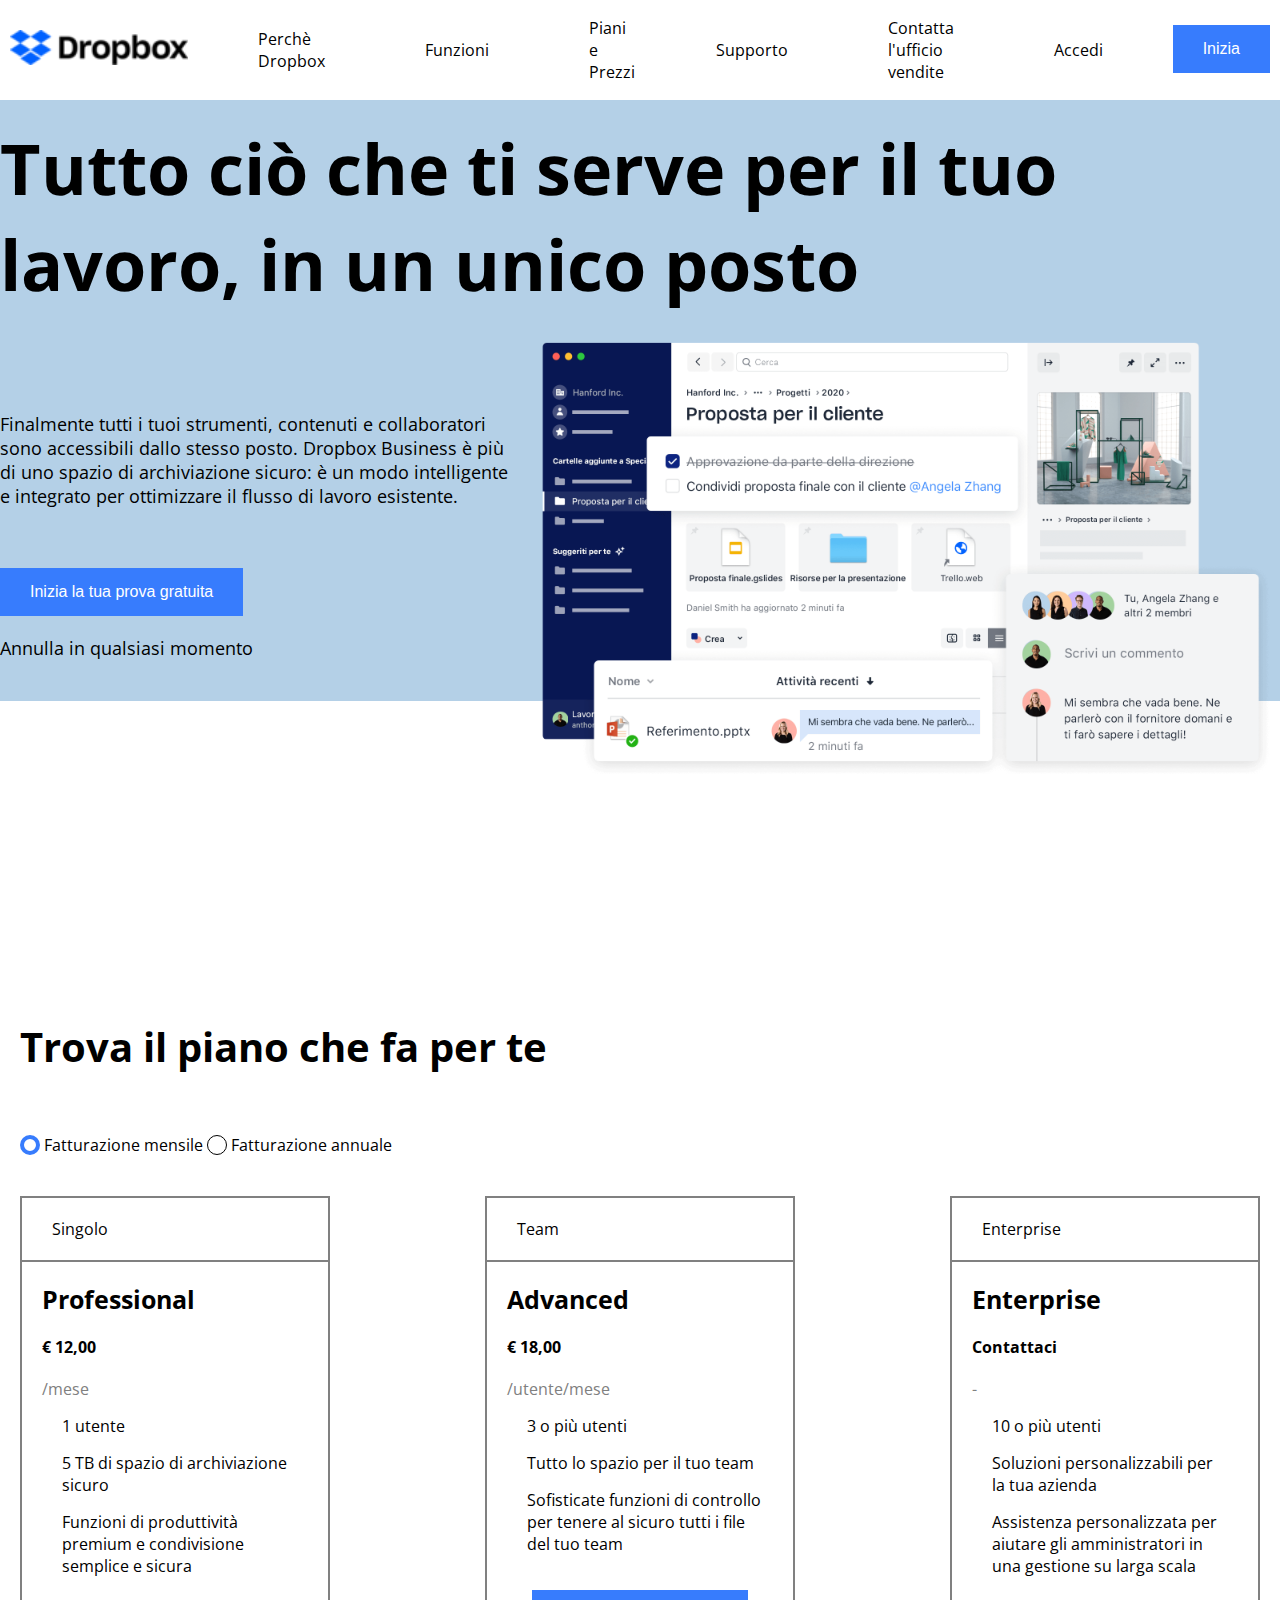
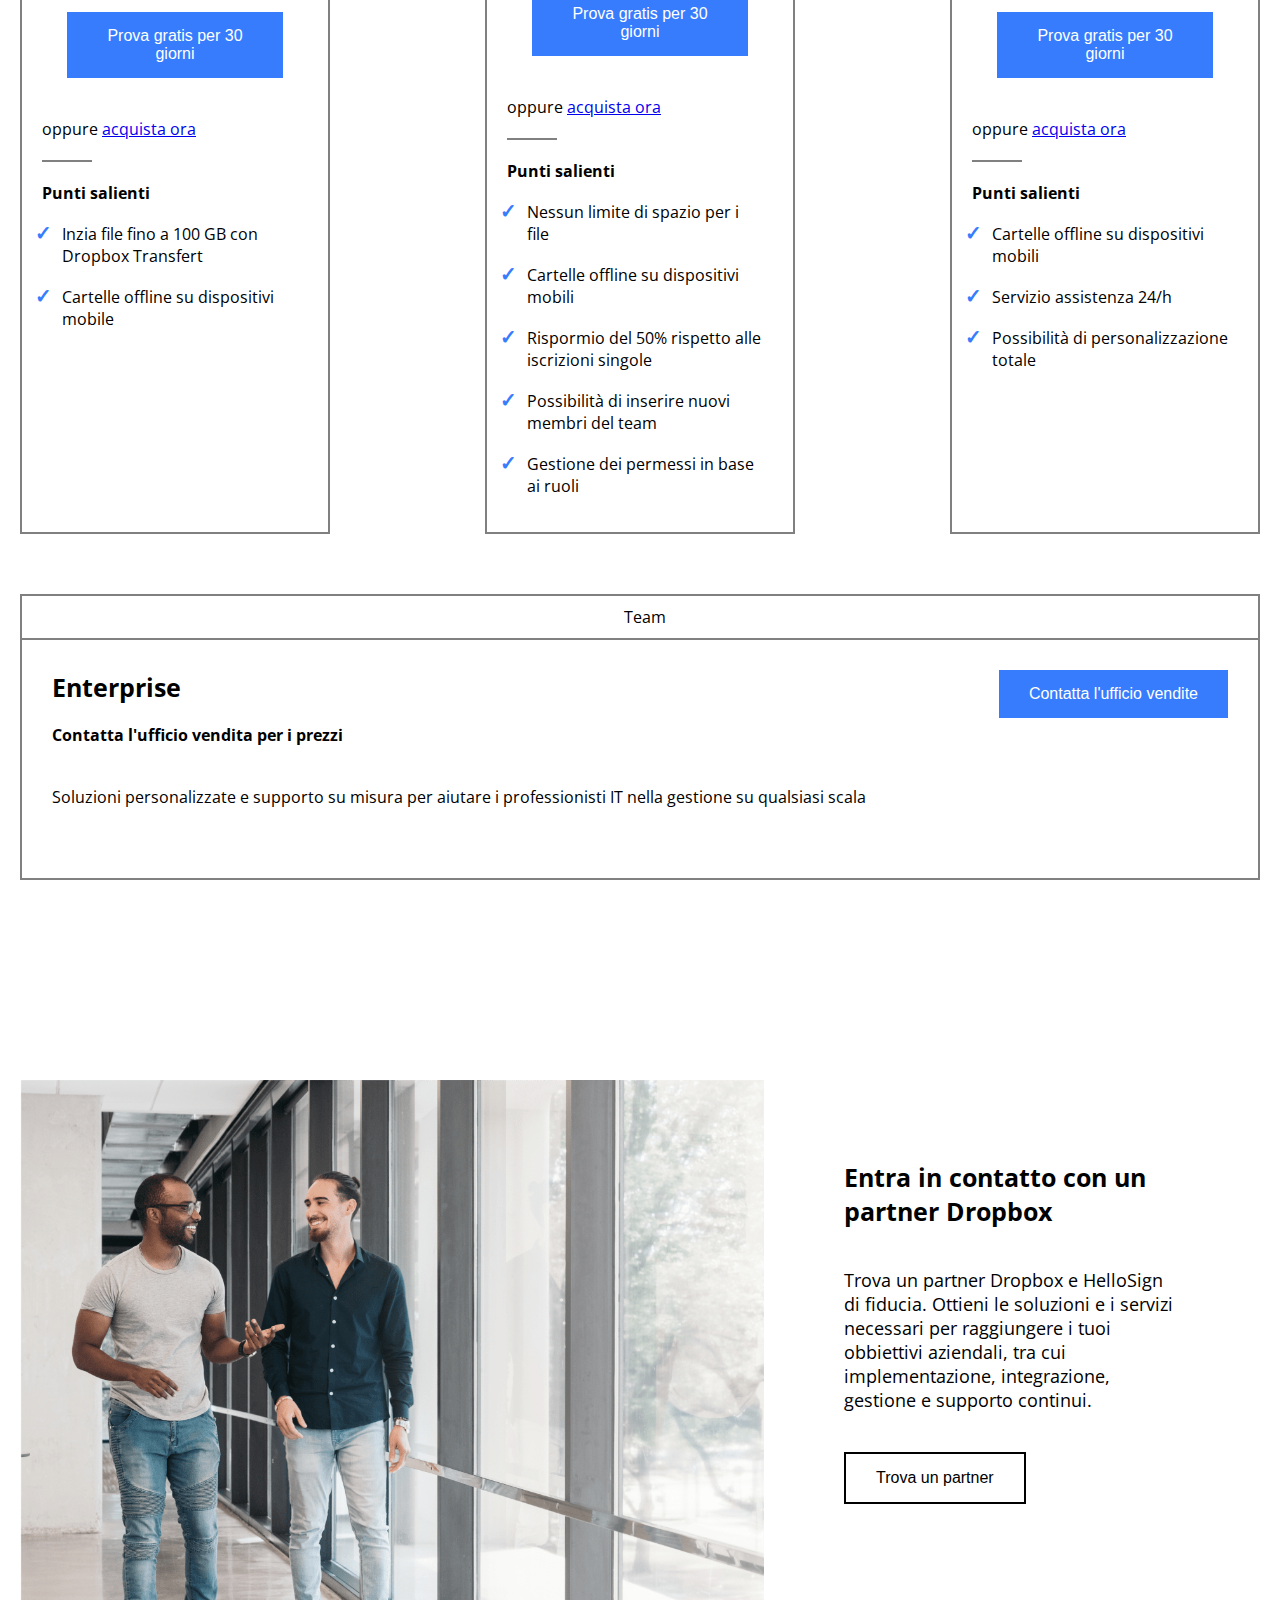
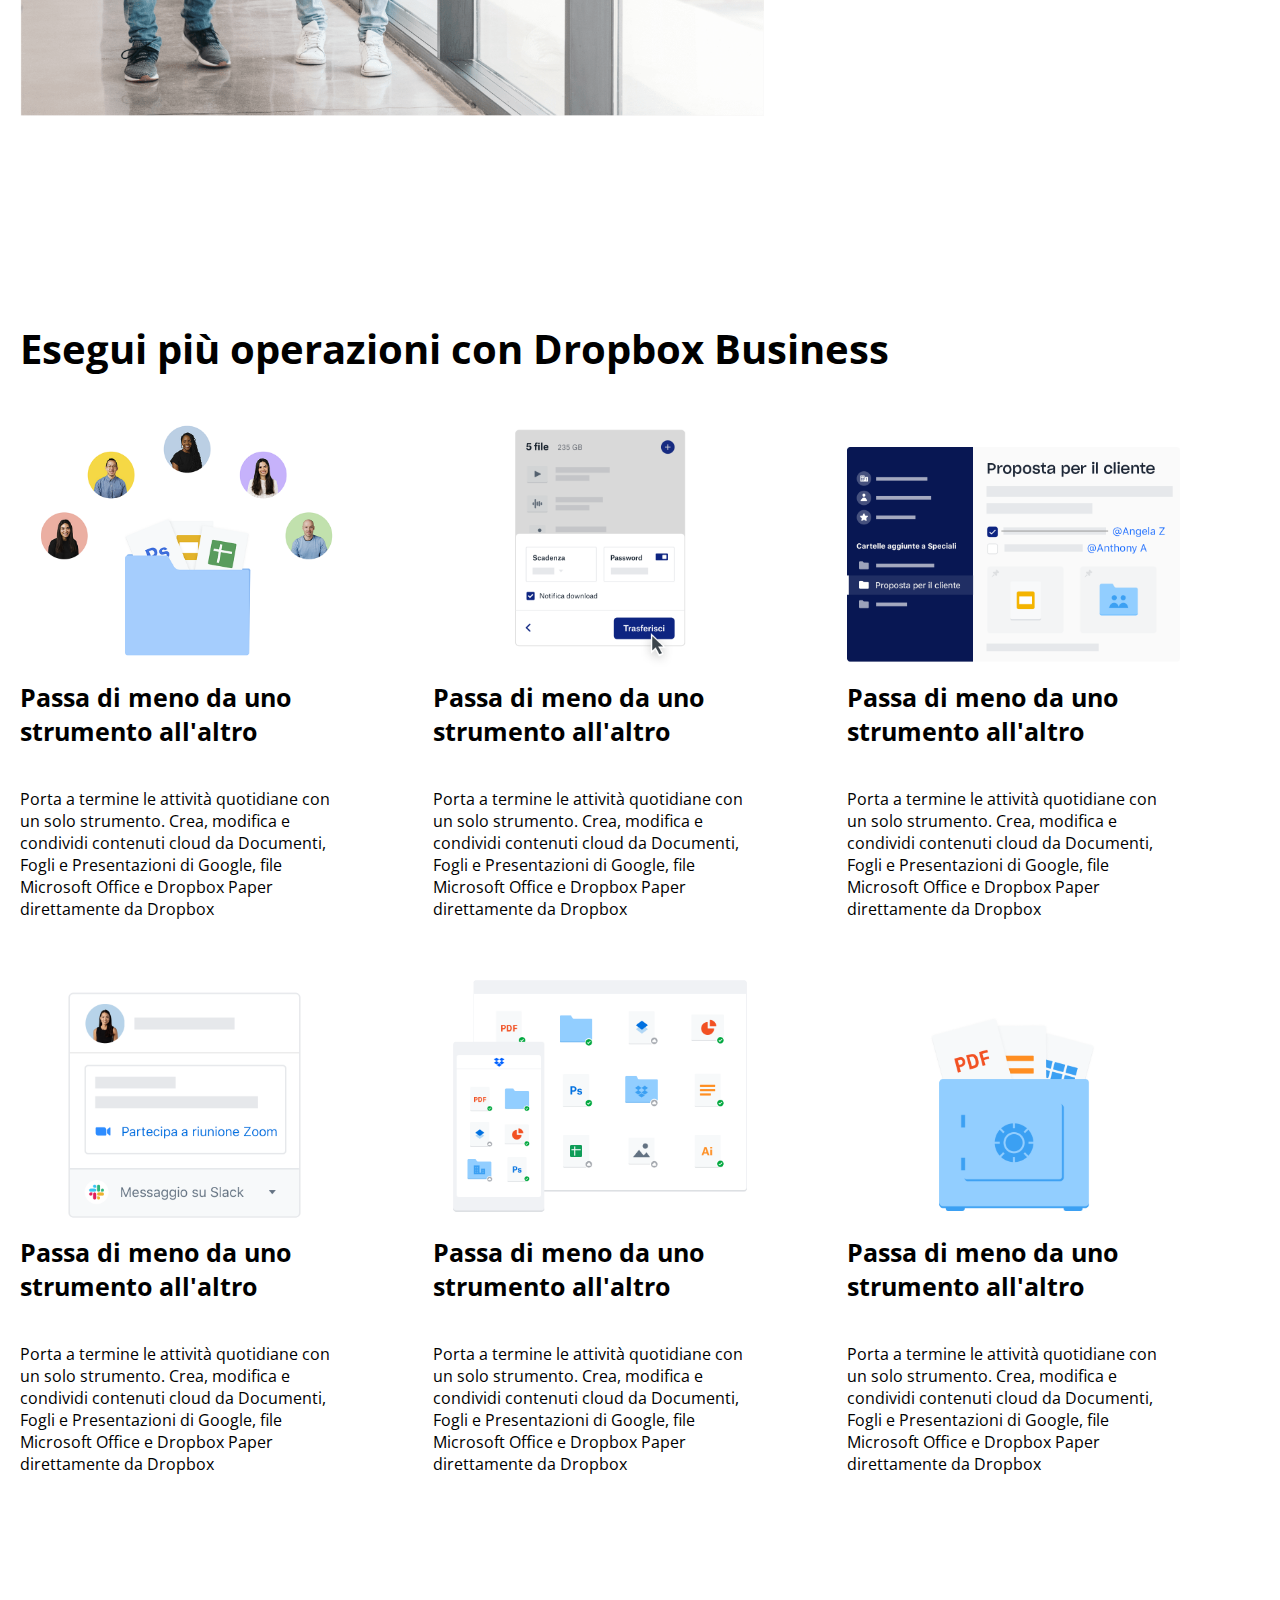
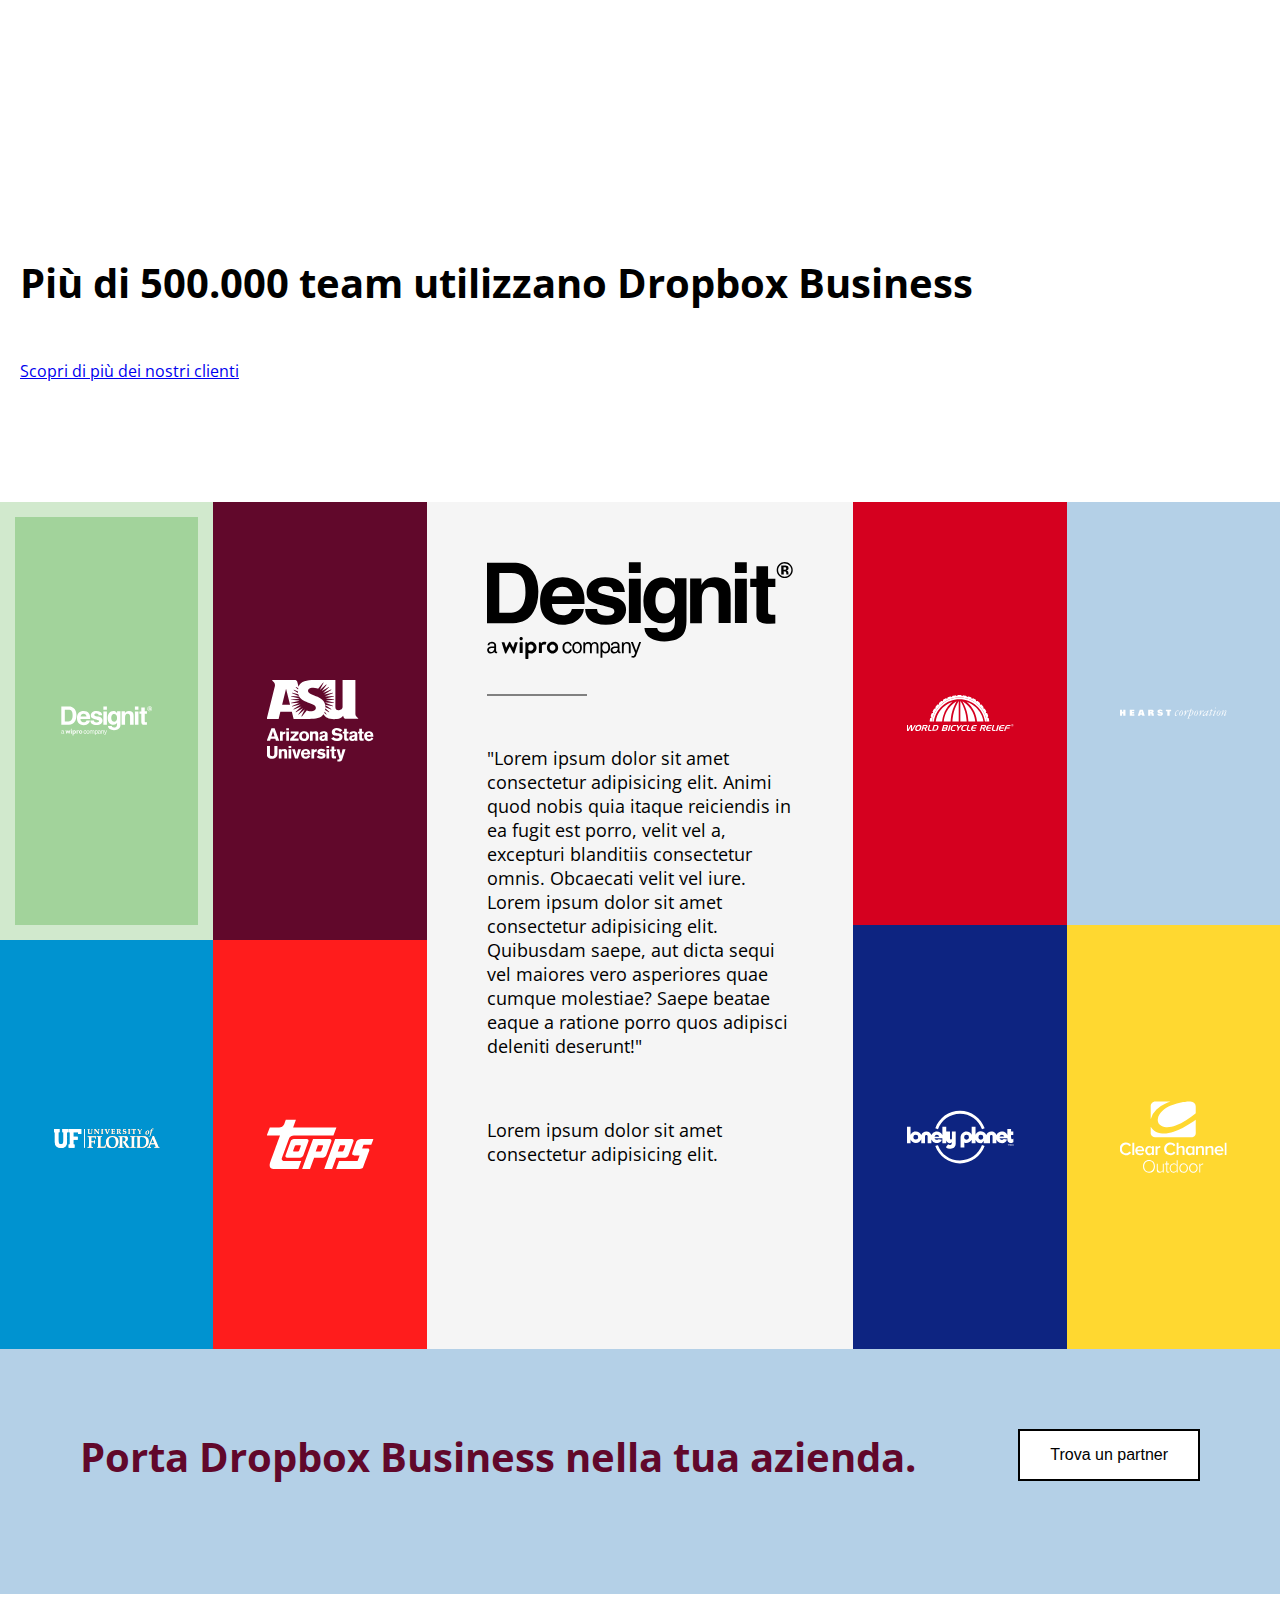
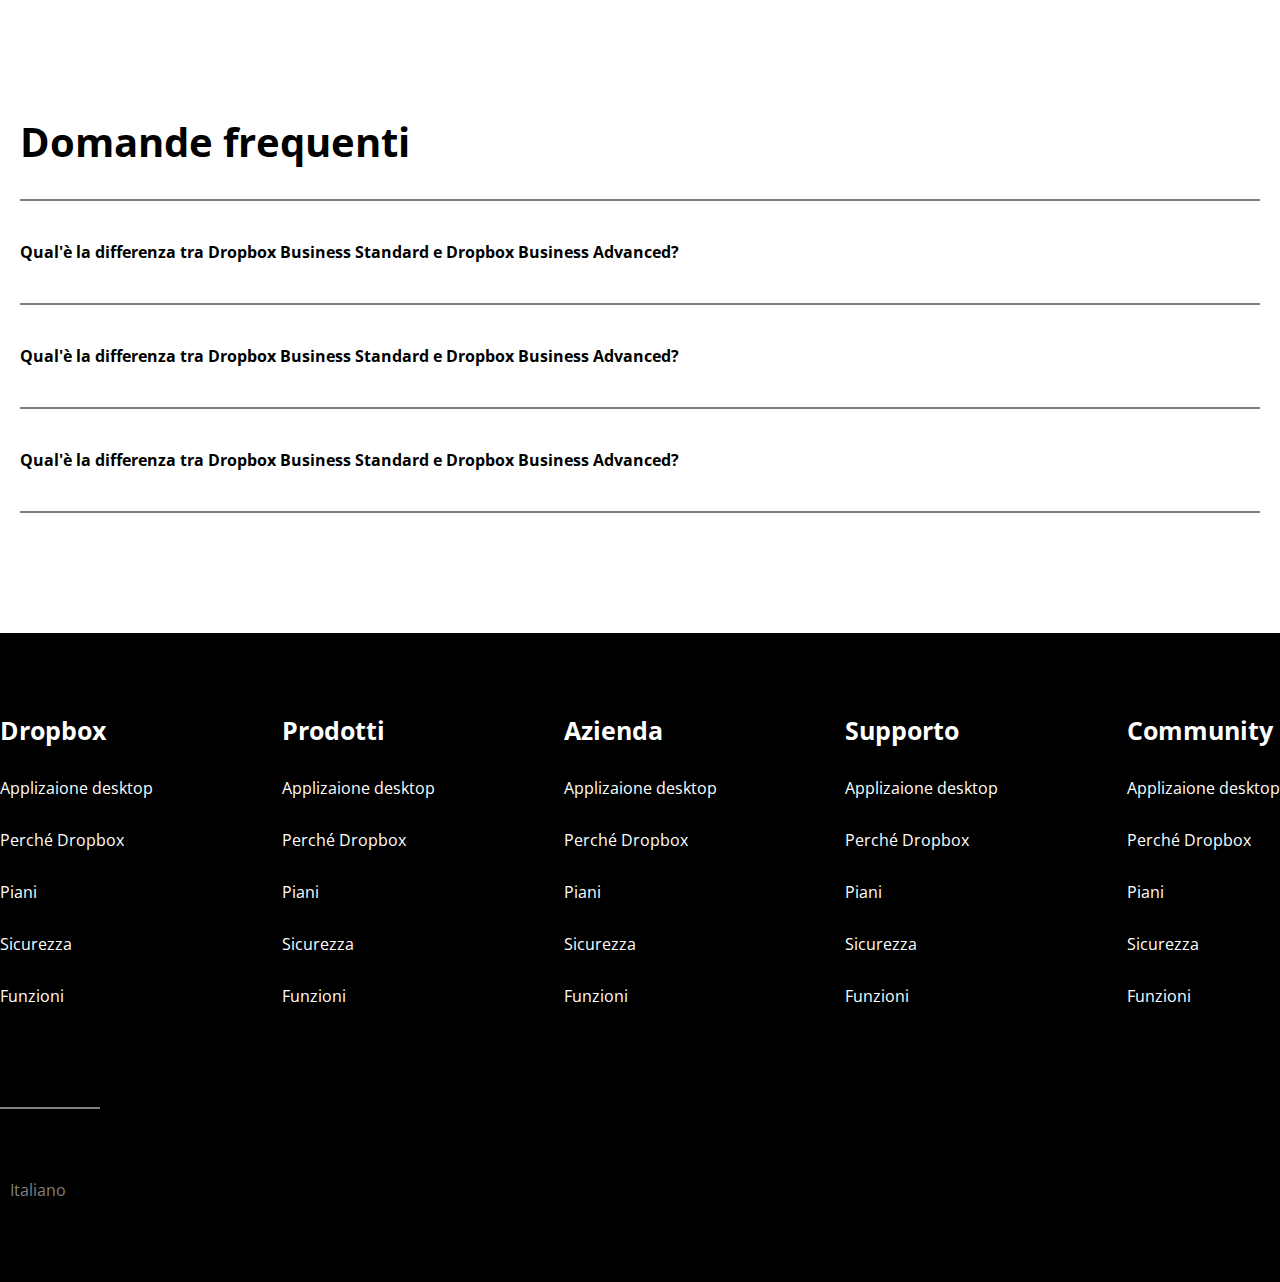
<file: index.html>
<!DOCTYPE html>
<html lang="en">
<head>
    <meta charset="UTF-8">
    <meta name="viewport" content="width=device-width, initial-scale=1.0">
    <title>Dropbox</title>

    <!-- font awsome -->
    <link rel="stylesheet" href="https://cdnjs.cloudflare.com/ajax/libs/font-awesome/6.5.2/css/all.min.css" integrity="sha512-SnH5WK+bZxgPHs44uWIX+LLJAJ9/2PkPKZ5QiAj6Ta86w+fsb2TkcmfRyVX3pBnMFcV7oQPJkl9QevSCWr3W6A==" crossorigin="anonymous" referrerpolicy="no-referrer" />

    <!-- google fonts -->
    <link rel="preconnect" href="https://fonts.googleapis.com">
    <link rel="preconnect" href="https://fonts.gstatic.com" crossorigin>
    <link href="https://fonts.googleapis.com/css2?family=Open+Sans:ital,wght@0,300..800;1,300..800&display=swap" rel="stylesheet">

    <!-- css -->
    <link rel="stylesheet" href="css/style.css">

</head>

<body>
    
    <!-- inizio header -->
    <header id="main-header">

        <!-- header nav -->
        <nav class="row">

            <!-- nav destro -->
            <div id="nav-sx" class="header-nav">

                <div>
                    <img src="img/logo-small.png" alt="Logo Dropbox">
                </div>    

                <ul>
                    <li><a href="#">Perchè Dropbox</a></li>
                    <li><a href="#">Funzioni</a></li>
                    <li><a href="#">Piani e Prezzi</a></li>
                </ul>
            </div>

            <!-- nav sinistro -->
            <div id="nav-dx" class="header-nav">

                    <ul>
                    <li><a href="#">Supporto</a></li>
                    <li><a href="#">Contatta l'ufficio vendite</a></li>
                    <li><a href="#">Accedi</a></li>
                </ul>
                <button class="push-button">Inizia</button>
            </div>

        </nav>

        <div class="header-footer-width">

            <div id="jumbotron">
                
                    <h1>Tutto ciò che ti serve per il tuo lavoro, in un unico posto</h1>
                
                <div class="preview">
                    <!-- descrizione -->
                    <div id="text" class="col-40">
                        <p>Finalmente tutti i tuoi strumenti, contenuti e collaboratori sono accessibili dallo stesso posto. Dropbox Business è più di uno spazio di archiviazione sicuro: è un modo intelligente e integrato per ottimizzare il flusso di lavoro esistente.</p>

                        <button class="push-button">Inizia la tua prova gratuita</button>

                        <span>Annulla in qualsiasi momento</span>

                        <div>
                            <a href="#plans-info"><i class="fa-solid fa-arrow-down"></i></a>
                        </div>
                    </div>

                    <!-- immagine -->
                    <div class="col-60 pic">
                        <img src="img/jumbo.png" alt="Immagine anteprima dropbox">
                    </div>
                </div>
            </div>
            
        </div>
        
    </header>

    <main> 

        <!-- contenitore elementi corpo pagina -->
        <div class="container">

            <!-- sezione business -->
            <div id="plans-info"></div>

            <section>
                <h2>Trova il piano che fa per te</h2>
                
                <!-- scelta fatturazione -->
                <div id="selection">
                    <span id="checked" class="check"></span>
                    <span>Fatturazione mensile</span>
                    <span class="check"></span>
                    <span>Fatturazione annuale</span>
                </div>    

                <div id="row-plans" class="row">

                    <!-- colonna professional -->
                    <div class="col-25">

                        <!-- tipo di piano -->
                        <div class="cell"><i class="fa-solid fa-user-tie"></i>Singolo</div>

                        <!-- dettagli del piano -->
                        <div class="cell">
                            
                            <!-- titolo del piano -->
                            <div>
                                <h3>Professional</h3>
                                <span class="bold">€ 12,00</span>
                                <span class="gray-color">/mese</span>
                            </div>
                            
                            <!-- specifiche -->
                            <div>
                                <ul>
                                    <li class="user font-awesome">1 utente</li>
                                    <li class="fold font-awesome">5 TB di spazio di archiviazione sicuro</li>
                                    <li class="nodes font-awesome">Funzioni di produttività premium e condivisione semplice e sicura</li>
                                </ul>

                                <div>
                                    <button class="push-button contact-button">Prova gratis per 30 giorni</button>
                                </div>

                                <span>oppure <a href="#">acquista ora</a></span>
                            </div>
                        </div>

                        <!-- piccolo bordo tra le due celle -->
                        <div class="little-border"></div>

                        <!-- vantaggi del piano -->
                        <div class="cell highlights">
                            <h4>Punti salienti</h4>
                            
                            <ul>
                                <li>Inzia file fino a 100 GB con Dropbox Transfert</li>
                                <li>Cartelle offline su dispositivi mobile</li>
                            </ul>

                        </div>

                    </div>

                    <!-- colonna advanced -->
                    <div class="col-25">

                        <!-- tipo di piano -->
                        <div class="cell"><i class="fa-solid fa-people-group"></i>Team</div>

                        <!-- dettagli del piano -->
                        <div class="cell">
                            
                            <!-- titolo del piano -->
                            <div>
                                <h3>Advanced</h3>
                                <span class="bold">€ 18,00</span>
                                <span class="gray-color">/utente/mese</span>
                            </div>
                            
                            <!-- specifiche -->
                            <div>
                                <ul>
                                    <li class="user font-awesome">3 o più utenti</li>
                                    <li class="fold font-awesome">Tutto lo spazio per il tuo team</li>
                                    <li class="nodes font-awesome">Sofisticate funzioni di controllo per tenere al sicuro tutti i file del tuo team</li>
                                </ul>

                                <div>
                                    <button class="push-button contact-button">Prova gratis per 30 giorni</button>
                                </div>

                                <span>oppure <a href="#">acquista ora</a></span>
                            </div>
                        </div>

                        <!-- piccolo bordo tra le due celle -->
                        <div class="little-border"></div>

                        <!-- vantaggi del piano -->
                        <div class="cell highlights">
                            <h4>Punti salienti</h4>
                            
                            <ul>
                                <li>Nessun limite di spazio per i file</li>
                                <li>Cartelle offline su dispositivi mobili</li>
                                <li>Rispormio del 50% rispetto alle iscrizioni singole</li>
                                <li>Possibilità di inserire nuovi membri del team</li>
                                <li>Gestione dei permessi in base ai ruoli</li>
                            </ul>
                            
                        </div>
 
                    </div>

                    <!-- colonna enterprise -->
                    <div class="col-25">

                          <!-- tipo di piano -->
                        <div class="cell"><i class="fa-solid fa-building"></i>Enterprise</div>

                        <!-- dettagli del piano -->
                        <div class="cell">
                            
                            <!-- titolo del piano -->
                            <div>
                                <h3>Enterprise</h3>
                                <span class="bold">Contattaci</span>
                                <span class="gray-color">-</span>
                            </div>
                            
                            <!-- specifiche -->
                            <div>
                                <ul>
                                    <li class="user font-awesome">10 o più utenti</li>
                                    <li class="fold font-awesome">Soluzioni personalizzabili per la tua azienda</li>
                                    <li class="nodes font-awesome">Assistenza personalizzata per aiutare gli amministratori in una gestione su larga scala</li>
                                </ul>

                                <div>
                                    <button class="push-button contact-button">Prova gratis per 30 giorni</button>
                                </div>

                                <span>oppure <a href="#">acquista ora</a></span>
                            </div>
                        </div>

                        <!-- piccolo bordo tra le due celle -->
                        <div class="little-border"></div>

                        <!-- vantaggi del piano -->
                        <div class="cell highlights">
                            <h4>Punti salienti</h4>
                            
                            <ul>
                                <li>Cartelle offline su dispositivi mobili</li>
                                <li>Servizio assistenza 24/h</li>
                                <li>Possibilità di personalizzazione totale</li>
                            </ul>

                        </div>
                    </div>

                </div>

                <!-- enterprise -->
                <div>
                    <div id="icon">
                        <i class="fa-solid fa-building"></i>Team
                    </div>
                    <div id="team-plan">
                        <div>
                            <h3>Enterprise</h3>
                            <button class="push-button">Contatta l'ufficio vendite</button>

                            <span class="bold">Contatta l'ufficio vendita per i prezzi</span>
                            <p>Soluzioni personalizzate e supporto su misura per aiutare i professionisti IT nella gestione su qualsiasi scala</p>
                        </div>
                    </div>
                </div>

            </section>

            <!-- seconda sezione -->
            <section id="partner">
                <div class="row">

                    <!-- blocco foto -->
                    <div class="col-60">
                        <img src="img/partner.png" alt="immagine esempio">
                    </div>

                    <!-- blocco descrizione -->
                    <div class="col-40">
                        <h3>Entra in contatto con un partner Dropbox</h3>
                        <p>Trova un partner Dropbox e HelloSign di fiducia. Ottieni le soluzioni e i servizi necessari per raggiungere i tuoi obbiettivi aziendali, tra cui implementazione, integrazione, gestione e supporto continui.</p>
                        <button class="push-button white-button">Trova un partner</button>
                    </div>
                </div>
            </section>

            <!-- terza sezione -->
            <section id="actions">
                <div>
                    <h2>Esegui più operazioni con Dropbox Business</h2>

                    <div class="row">
                        <div class="col-33">

                            <div class="cell">
                                <img src="img/business-feature-switching-tools.png" alt="">
                            </div>

                            <div class="cell"> 
                                <h3>Passa di meno da uno strumento all'altro</h3>
                                <p>Porta a termine le attività quotidiane con un solo strumento. Crea, modifica e condividi contenuti cloud da Documenti, Fogli e Presentazioni di Google, file Microsoft Office e Dropbox Paper direttamente da Dropbox</p>
                            </div>

                        </div>

                        <div class="col-33">

                            <div class="cell">
                                <img src="img/business-feature-send-files-it.png" alt="">
                            </div>

                            <div class="cell"> 
                                <h3>Passa di meno da uno strumento all'altro</h3>
                                <p>Porta a termine le attività quotidiane con un solo strumento. Crea, modifica e condividi contenuti cloud da Documenti, Fogli e Presentazioni di Google, file Microsoft Office e Dropbox Paper direttamente da Dropbox</p>
                            </div>

                        </div>

                       
                        <div class="col-33">

                            <div class="cell">
                                <img src="img/business-feature-coordinate-it.png" alt="">
                            </div>

                            <div class="cell"> 
                                <h3>Passa di meno da uno strumento all'altro</h3>
                                <p>Porta a termine le attività quotidiane con un solo strumento. Crea, modifica e condividi contenuti cloud da Documenti, Fogli e Presentazioni di Google, file Microsoft Office e Dropbox Paper direttamente da Dropbox</p>
                            </div>

                        </div>

                        <div class="col-33">

                            <div class="cell">
                                <img src="img/business-feature-integrations-it.png" alt="">
                            </div>

                            <div class="cell"> 
                                <h3>Passa di meno da uno strumento all'altro</h3>
                                <p>Porta a termine le attività quotidiane con un solo strumento. Crea, modifica e condividi contenuti cloud da Documenti, Fogli e Presentazioni di Google, file Microsoft Office e Dropbox Paper direttamente da Dropbox</p>
                            </div>

                        </div>

                       
                        <div class="col-33">

                            <div class="cell">
                                <img src="img/business-feature-multi-device.png" alt="">
                            </div>

                            <div class="cell"> 
                                <h3>Passa di meno da uno strumento all'altro</h3>
                                <p>Porta a termine le attività quotidiane con un solo strumento. Crea, modifica e condividi contenuti cloud da Documenti, Fogli e Presentazioni di Google, file Microsoft Office e Dropbox Paper direttamente da Dropbox</p>
                            </div>

                        </div>

                       
                        <div class="col-33">

                            <div class="cell">
                                <img src="img/business-feature-security.png" alt="">
                            </div>

                            <div class="cell"> 
                                <h3>Passa di meno da uno strumento all'altro</h3>
                                <p>Porta a termine le attività quotidiane con un solo strumento. Crea, modifica e condividi contenuti cloud da Documenti, Fogli e Presentazioni di Google, file Microsoft Office e Dropbox Paper direttamente da Dropbox</p>
                            </div>

                        </div>

                    </div>
                </div>
            </section>

        </div>

            <!-- quarta sezione -->
            <section>

                <div class="container">

                    <h2>Più di 500.000 team utilizzano Dropbox Business</h2>
                    <span><a href="#">Scopri di più dei nostri clienti</a></span>

                </div>

                <div id="customers">

                    <div class="col-33">

                        <div id="bg-green" class="logo border">
                            <img src="img/designit.svg" alt="Logo Designit">
                        </div>

                        <div id="bg-maroon" class="logo">
                            <img src="img/arizona_state_university.svg" alt="Logo Arizona University">
                        </div>

                        <div id="bg-cyan" class="logo">
                            <img src="img/university_of_florida.svg" alt="Logo Florida University">
                        </div>

                        <div id="bg-orange" class="logo">
                            <img src="img/topps.svg" alt="Logo Topps">
                        </div>

                    </div>

                    <div id="company-info" class="col-33">

                        <div id="designit-info">

                            <img src="img/designit.svg" alt="Logo Designit">

                            <div class="little-border little-border-2"></div>

                            <p>"Lorem ipsum dolor sit amet consectetur adipisicing elit. Animi quod nobis quia itaque reiciendis in ea fugit est porro, velit vel a, excepturi blanditiis consectetur omnis. Obcaecati velit vel iure. Lorem ipsum dolor sit amet consectetur adipisicing elit. Quibusdam saepe, aut dicta sequi vel maiores vero asperiores quae cumque molestiae? Saepe beatae eaque a ratione porro quos adipisci deleniti deserunt!"</p>

                            <span>Lorem ipsum dolor sit amet consectetur adipisicing elit.</span>

                        </div>   

                    </div>

                    <div class="col-33">

                        <div id="bg-red" class="logo">
                            <img src="img/world_bicycle_relief.svg" alt="Logo World Bicycle Relief">
                        </div>

                        <div class="logo">
                            <img src="img/hearst_corp.svg" alt="Logo Hearts Corp">
                        </div>

                        <div id="bg-blue" class="logo">
                            <img src="img/lonely_planet.svg" alt="Logo Lonely Planet">
                        </div>

                        <div id="bg-yellow" class="logo">
                            <img src="img/clear_channel.svg" alt="Logo Clear Channeel">
                        </div>
                        
                    </div>

                </div>

                <div id="free-trial">

                    <div id="free-trial-container" class="container row">
                        <h2>Porta Dropbox Business nella tua azienda.</h2>

                        <button class="push-button white-button">Trova un partner</button>
                    </div>

                </div>

            </section>

            <!-- quinta sezione -->
            <section>

                <div class="container">
                    <h2>Domande frequenti</h2>

                    <div class="question-row row">
                        <h4>Qual'è la differenza tra Dropbox Business Standard e Dropbox Business Advanced?</h4>
                        <i class="fa-solid fa-angle-down"></i>

                    </div>

                    <div id="center" class="question-row row">
                        <h4>Qual'è la differenza tra Dropbox Business Standard e Dropbox Business Advanced?</h4>
                        <i class="fa-solid fa-angle-down"></i>
                    </div>

                    <div class="question-row row">
                        <h4>Qual'è la differenza tra Dropbox Business Standard e Dropbox Business Advanced?</h4>
                        <i class="fa-solid fa-angle-down"></i>
                    </div>

                </div>

            </section>
        
    </main>

    <!-- footer -->
    <footer>

        <!-- sezione link footer -->
        <section>
            <div class="header-footer-width row">
                <div class="footer-cel">
                    <h3>Dropbox</h3>
                    <ul>
                        <li>
                            <a href="#">Applizaione desktop</a>
                        </li>
                        <li>
                            <a href="#">Perché Dropbox</a>
                        </li>
                        <li>
                            <a href="#">Piani</a>
                        </li>
                        <li>
                            <a href="#">Sicurezza</a>
                        </li>
                        <li>
                            <a href="#">Funzioni</a>
                        </li>
                    </ul>

                </div>

                <div class="footer-cel">
                    <h3>Prodotti</h3>
                    <ul>
                        <li>
                            <a href="#">Applizaione desktop</a>
                        </li>
                        <li>
                            <a href="#">Perché Dropbox</a>
                        </li>
                        <li>
                            <a href="#">Piani</a>
                        </li>
                        <li>
                            <a href="#">Sicurezza</a>
                        </li>
                        <li>
                            <a href="#">Funzioni</a>
                        </li>
                    </ul>
                </div>
                
                <div class="footer-cel">
                    <h3>Azienda</h3>
                    <ul>
                        <li>
                            <a href="#">Applizaione desktop</a>
                        </li>
                        <li>
                            <a href="#">Perché Dropbox</a>
                        </li>
                        <li>
                            <a href="#">Piani</a>
                        </li>
                        <li>
                            <a href="#">Sicurezza</a>
                        </li>
                        <li>
                            <a href="#">Funzioni</a>
                        </li>
                    </ul>
                </div>

                <div class="footer-cel">
                    <h3>Supporto</h3>
                    <ul>
                        <li>
                            <a href="#">Applizaione desktop</a>
                        </li>
                        <li>
                            <a href="#">Perché Dropbox</a>
                        </li>
                        <li>
                            <a href="#">Piani</a>
                        </li>
                        <li>
                            <a href="#">Sicurezza</a>
                        </li>
                        <li>
                            <a href="#">Funzioni</a>
                        </li>
                    </ul>
                </div>

                <div class="footer-cel">
                    <h3>Community</h3>
                    <ul>
                        <li>
                            <a href="#">Applizaione desktop</a>
                        </li>
                        <li>
                            <a href="#">Perché Dropbox</a>
                        </li>
                        <li>
                            <a href="#">Piani</a>
                        </li>
                        <li>
                            <a href="#">Sicurezza</a>
                        </li>
                        <li>
                            <a href="#">Funzioni</a>
                        </li>
                    </ul>
                </div>

            </div>
        </section>

        <section>

            <div class="header-footer-width">

                <div class="little-border little-border-2"></div>

                <span class="gray-color"><i class="fa-solid fa-earth-americas"></i>Italiano<i class="fa-solid fa-caret-up"></i></span>

            </div>    
        </section>

    </footer>

</body>
</html>
</file>
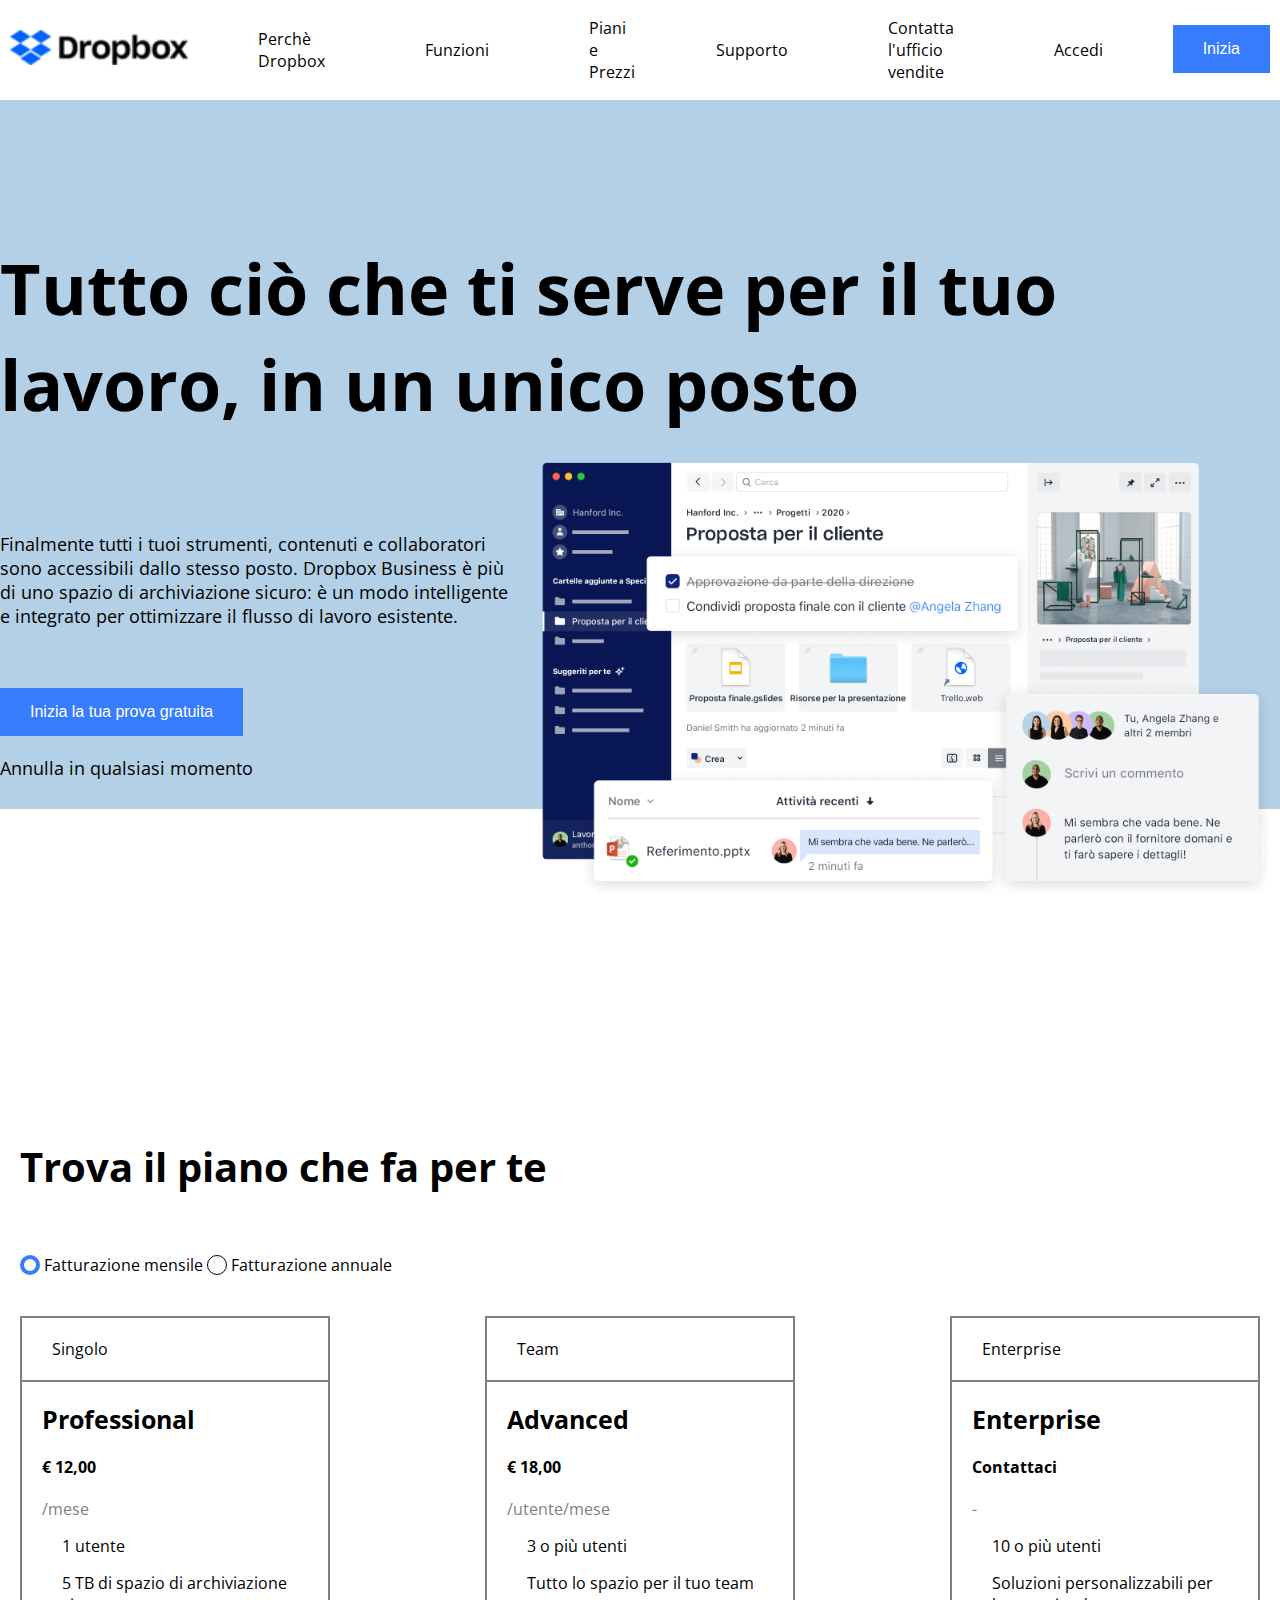
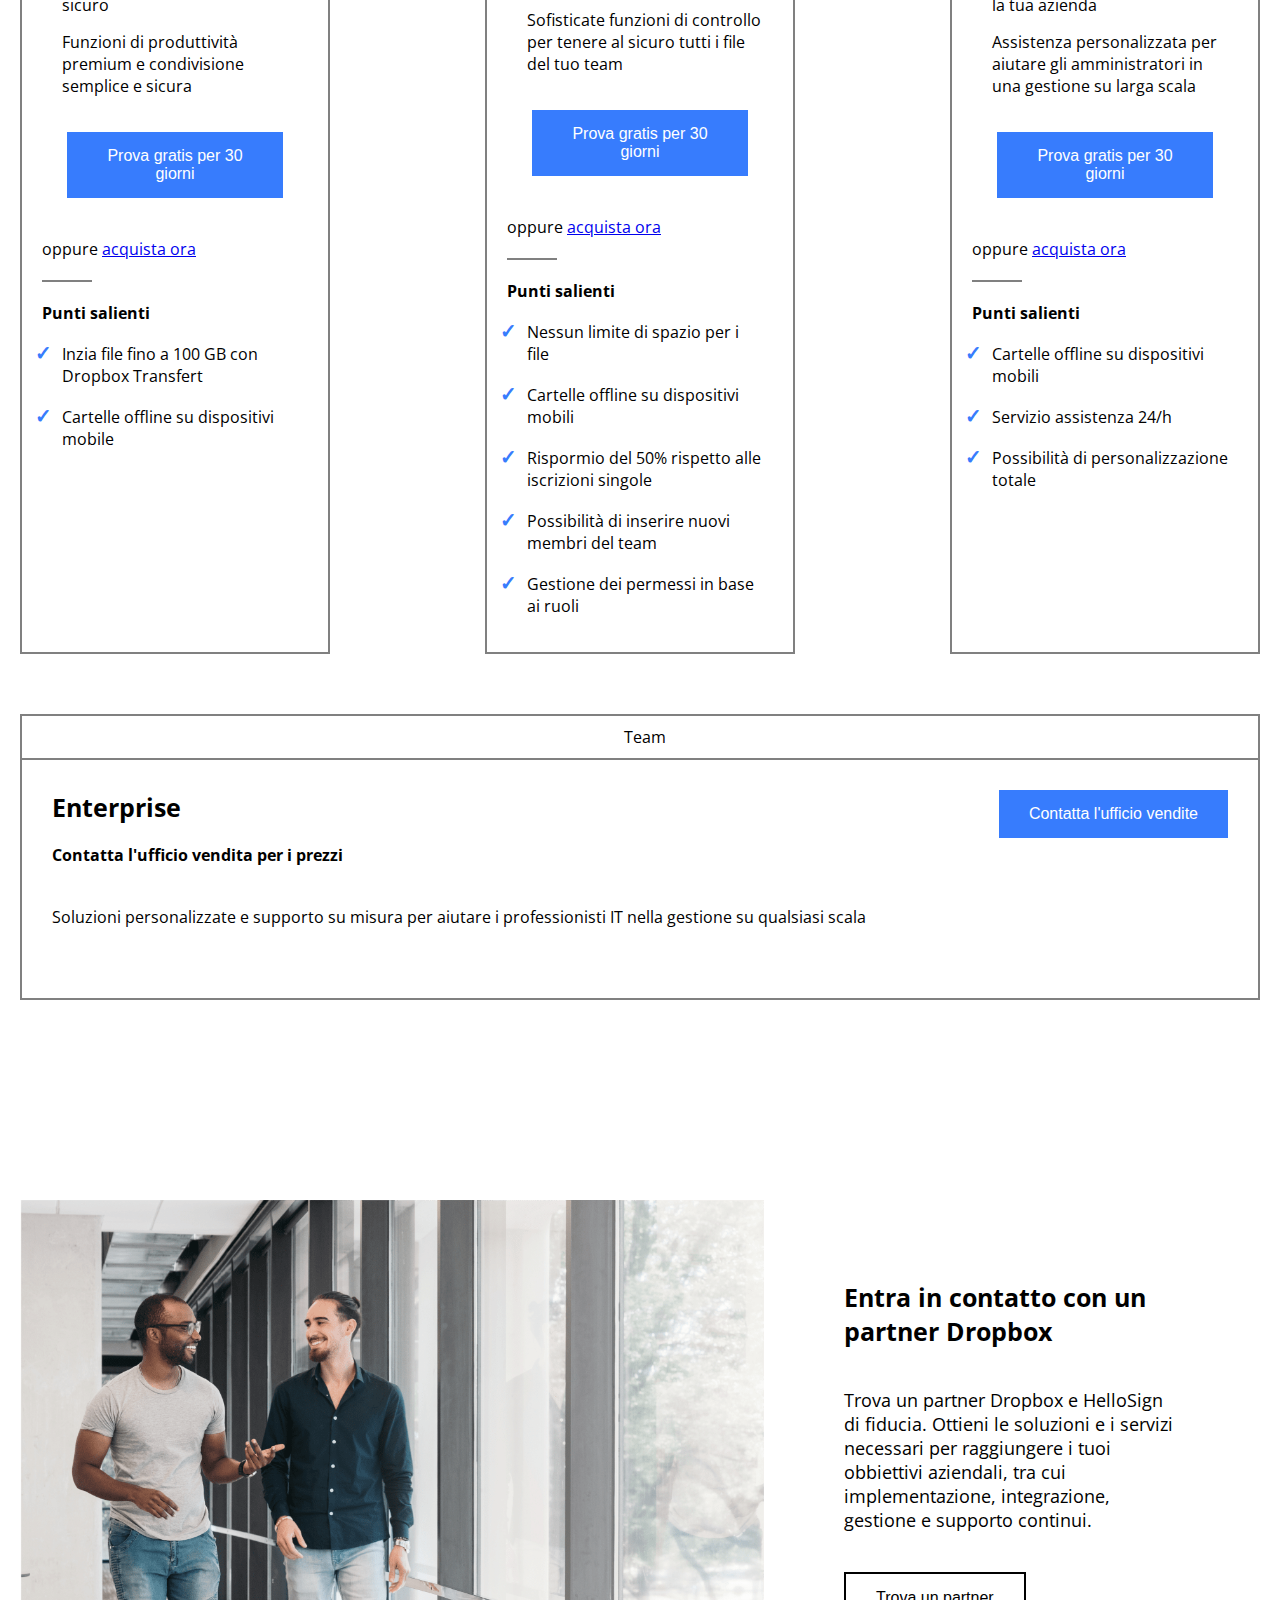
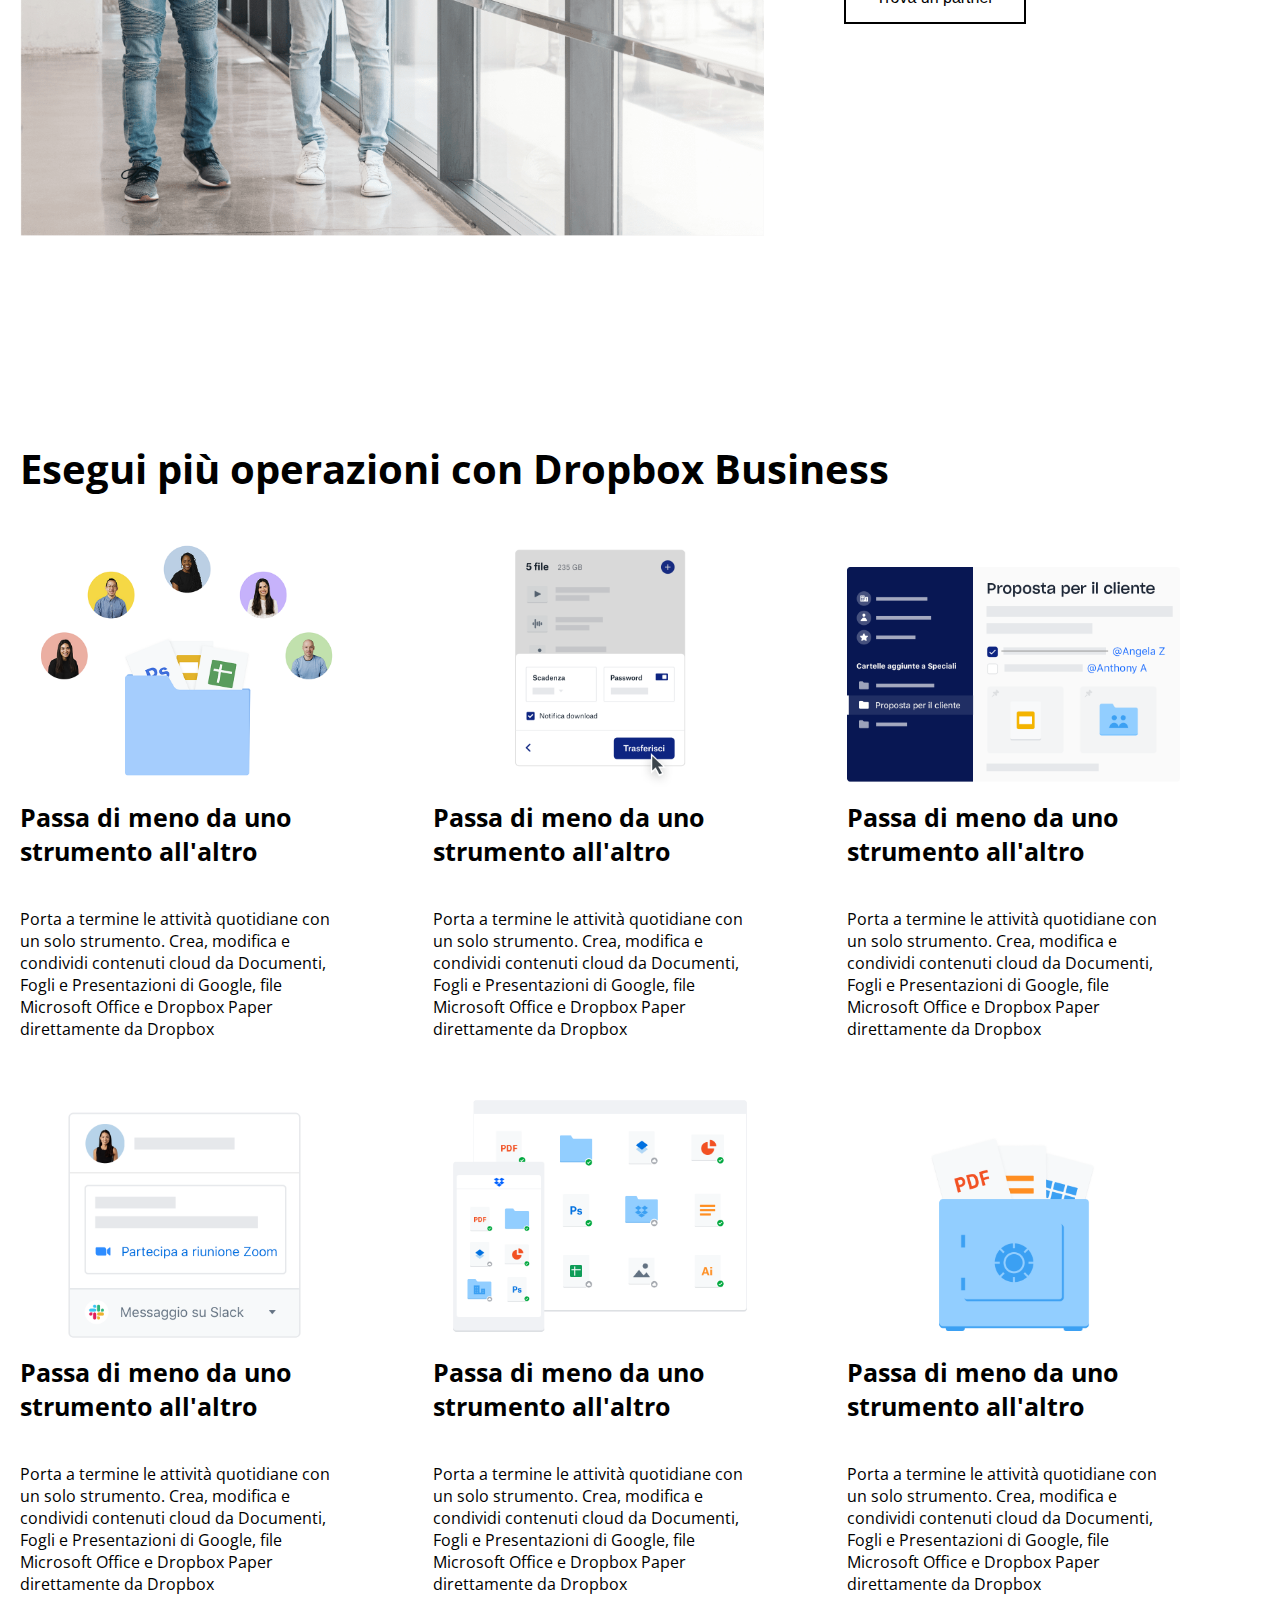
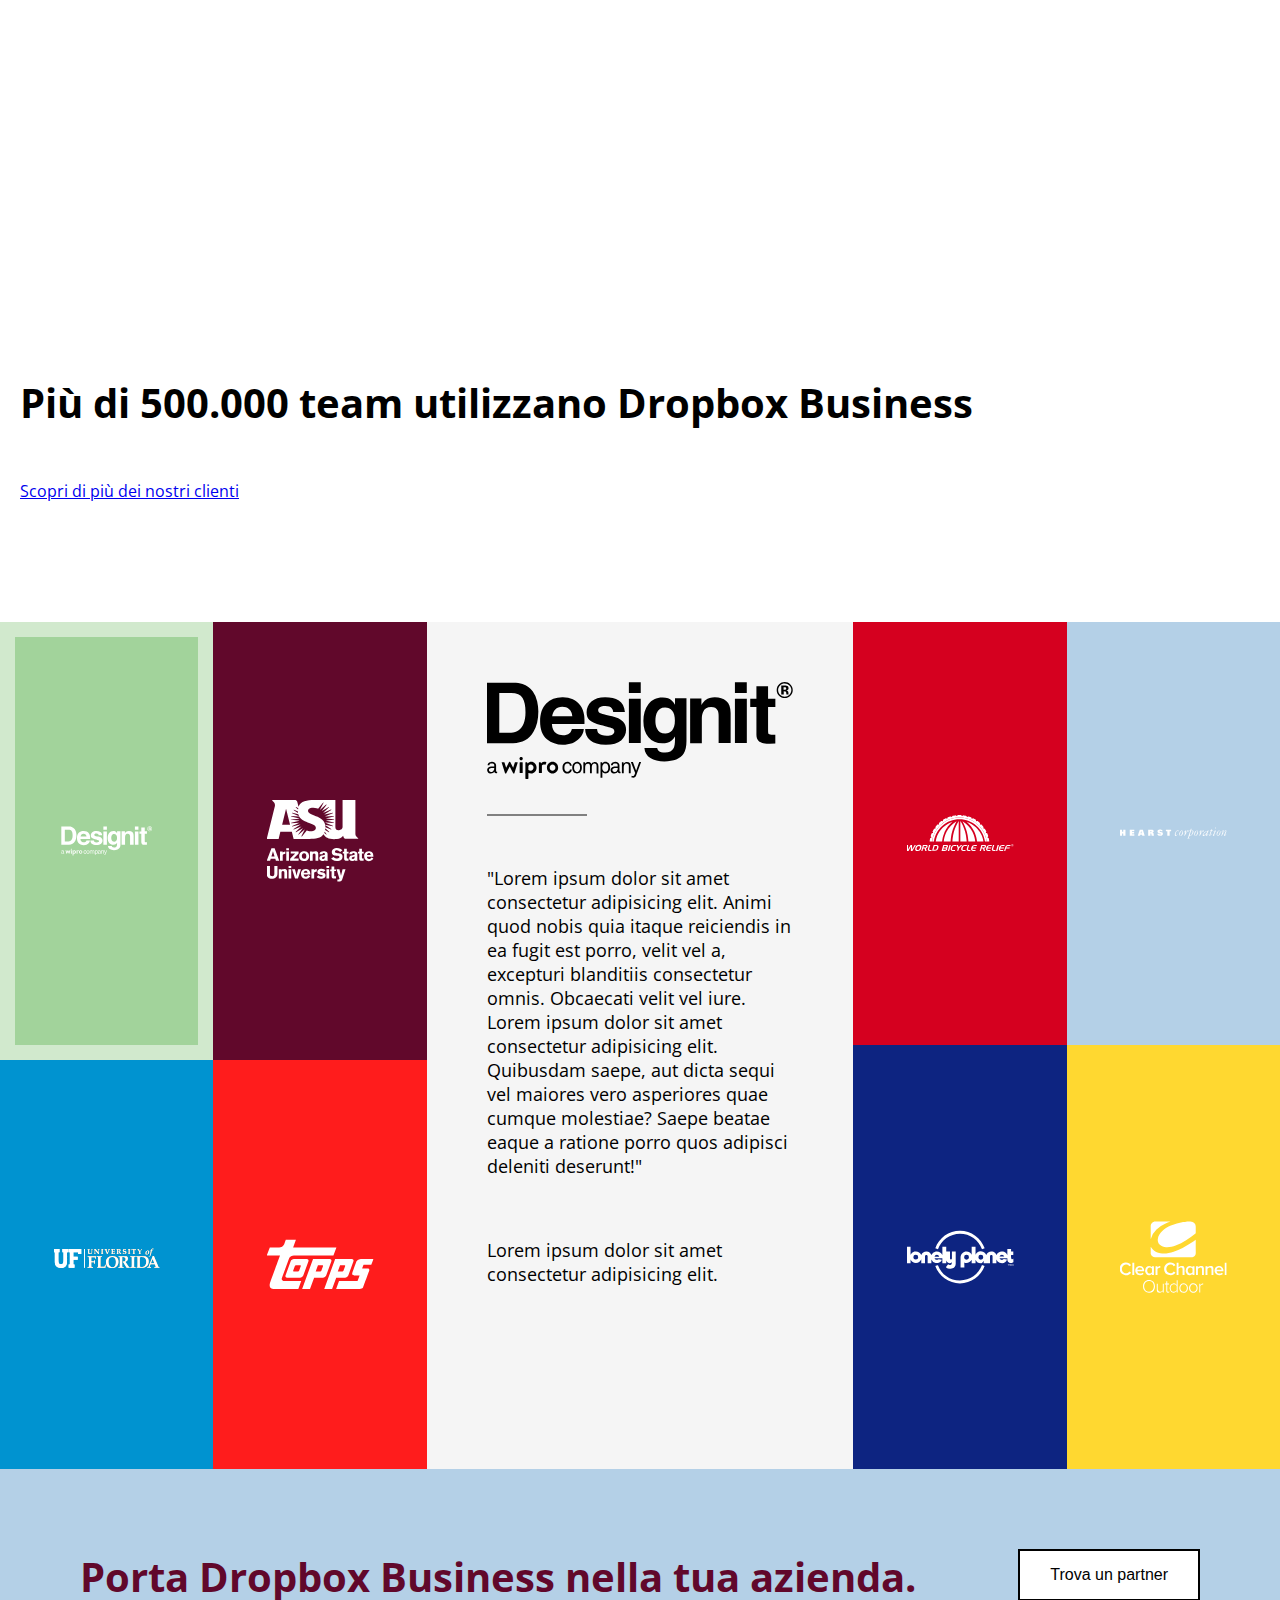
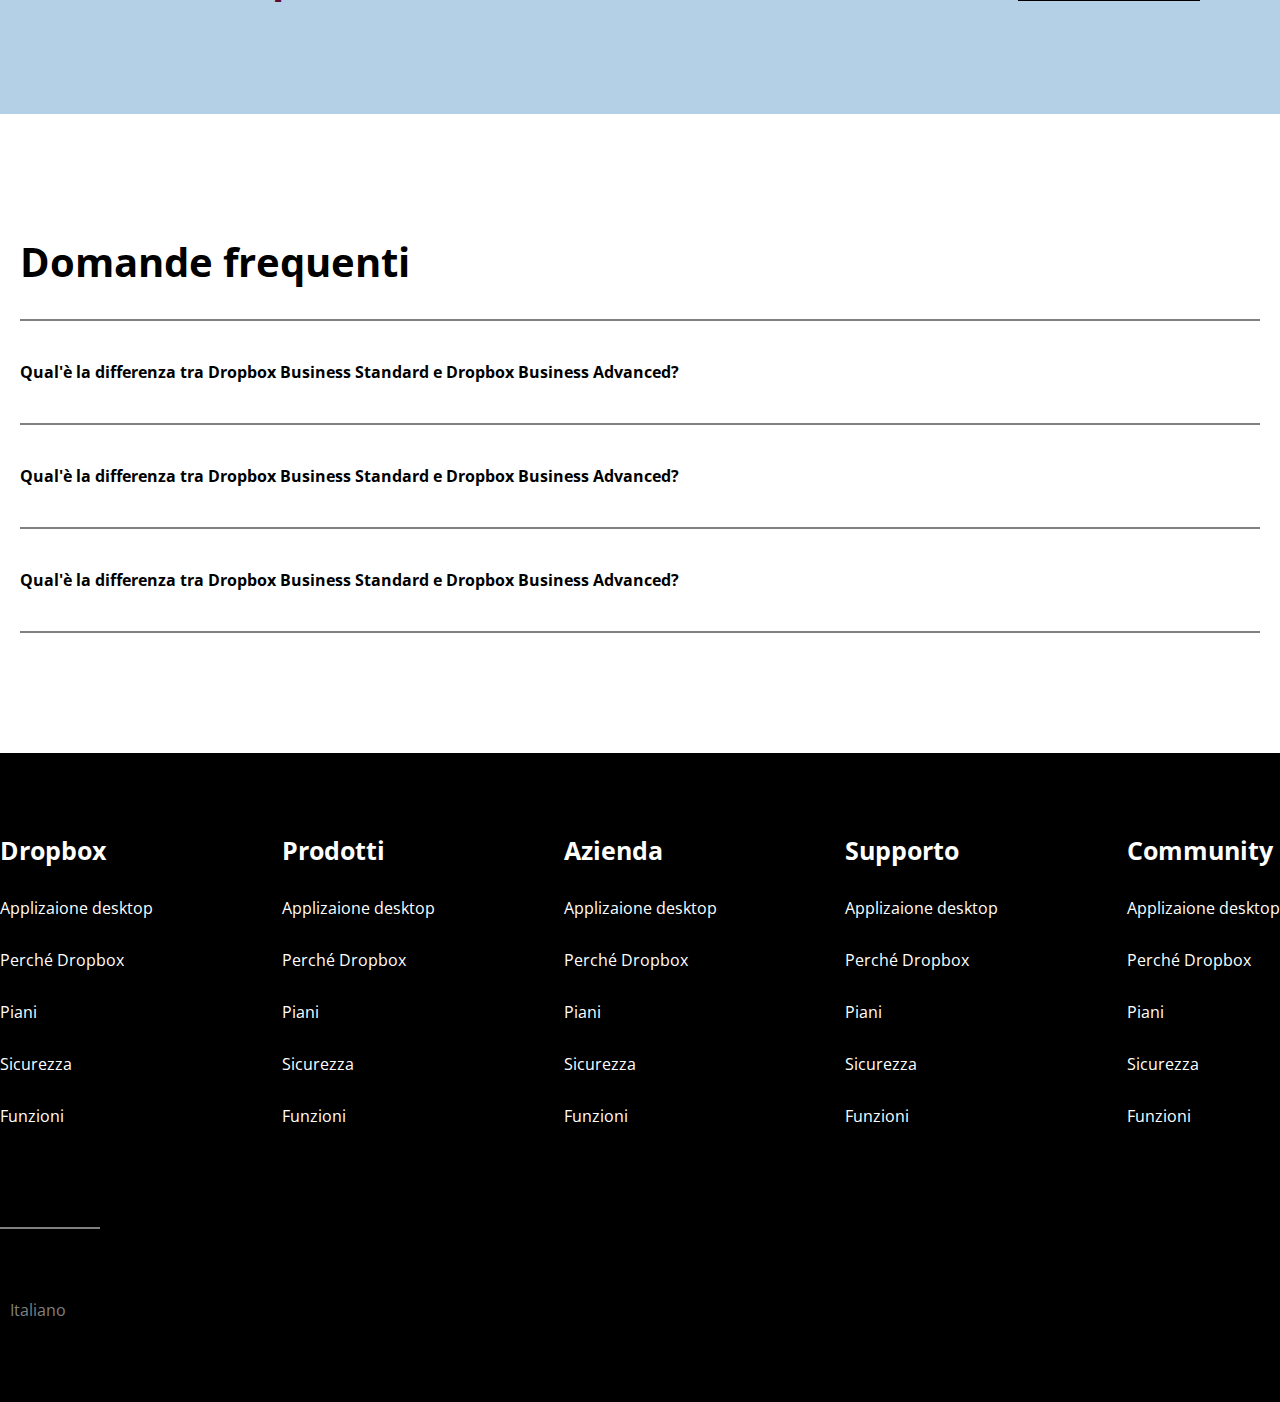
<file: bonus/index.html>
<!DOCTYPE html>
<html lang="en">
<head>
    <meta charset="UTF-8">
    <meta name="viewport" content="width=device-width, initial-scale=1.0">
    <title>Dropbox</title>

    <!-- font awsome -->
    <link rel="stylesheet" href="https://cdnjs.cloudflare.com/ajax/libs/font-awesome/6.5.2/css/all.min.css" integrity="sha512-SnH5WK+bZxgPHs44uWIX+LLJAJ9/2PkPKZ5QiAj6Ta86w+fsb2TkcmfRyVX3pBnMFcV7oQPJkl9QevSCWr3W6A==" crossorigin="anonymous" referrerpolicy="no-referrer" />

    <!-- google fonts -->
    <link rel="preconnect" href="https://fonts.googleapis.com">
    <link rel="preconnect" href="https://fonts.gstatic.com" crossorigin>
    <link href="https://fonts.googleapis.com/css2?family=Open+Sans:ital,wght@0,300..800;1,300..800&display=swap" rel="stylesheet">

    <!-- css -->
    <link rel="stylesheet" href="css/style.css">
    <link rel="stylesheet" href="css/effects.css">

</head>

<body>
    
    <!-- inizio header -->
    <header id="main-header">

        <!-- header nav -->
        <nav class="row">

            <!-- nav destro -->
            <div id="nav-sx" class="header-nav">

                <div>
                    <img src="img/logo-small.png" alt="Logo Dropbox">
                </div>    

                <ul>
                    <li><a href="#">Perchè Dropbox</a></li>
                    <li><a href="#">Funzioni</a></li>
                    <li><a href="#">Piani e Prezzi</a></li>
                </ul>
            </div>

            <!-- nav sinistro -->
            <div id="nav-dx" class="header-nav">

                <div class="dropdown">
                    <ul>
                        <li><a href="#">Supporto</a></li>
                    </ul>

                    <div class="content">
                        <a href="#">Assistenza</a>
                        <a href="#">Community</a>
                    </div>
                </div>

                <ul>
                    <li><a href="#">Contatta l'ufficio vendite</a></li>
                    <li><a href="#">Accedi</a></li>
                </ul>
                <button class="push-button">Inizia</button>
            </div>

        </nav>

        <div class="header-footer-width">

            

            <div id="jumbotron">
                
                    <h1>Tutto ciò che ti serve per il tuo lavoro, in un unico posto</h1>
                
                <div class="preview">
                    <!-- descrizione -->
                    <div id="text" class="col-40">
                        <p>Finalmente tutti i tuoi strumenti, contenuti e collaboratori sono accessibili dallo stesso posto. Dropbox Business è più di uno spazio di archiviazione sicuro: è un modo intelligente e integrato per ottimizzare il flusso di lavoro esistente.</p>

                        <button class="push-button">Inizia la tua prova gratuita</button>

                        <span>Annulla in qualsiasi momento</span>

                        <div>
                            <a href="#plans-info"><i class="fa-solid fa-arrow-down"></i></a>
                        </div>
                    </div>

                    <!-- immagine -->
                    <div class="col-60 pic">
                        <img src="img/jumbo.png" alt="Immagine anteprima dropbox">
                    </div>
                </div>
            </div>
            
        </div>
        
    </header>

    <main> 

        <!-- contenitore elementi corpo pagina -->
        <div class="container">

            <!-- sezione business -->
            <div id="plans-info"></div>

            <section>
                <h2>Trova il piano che fa per te</h2>
                
                <!-- scelta fatturazione -->
                <div id="selection">
                    <span id="checked" class="check"></span>
                    <span>Fatturazione mensile</span>
                    <span class="check"></span>
                    <span>Fatturazione annuale</span>
                </div>    

                <div id="row-plans" class="row">

                    <!-- colonna professional -->
                    <div class="col-25">

                        <!-- tipo di piano -->
                        <div class="cell"><i class="fa-solid fa-user-tie"></i>Singolo</div>

                        <!-- dettagli del piano -->
                        <div class="cell">
                            
                            <!-- titolo del piano -->
                            <div>
                                <h3>Professional</h3>
                                <span class="bold">€ 12,00</span>
                                <span class="gray-color">/mese</span>
                            </div>
                            
                            <!-- specifiche -->
                            <div>
                                <ul>
                                    <li class="user font-awesome">1 utente</li>
                                    <li class="fold font-awesome">5 TB di spazio di archiviazione sicuro</li>
                                    <li class="nodes font-awesome">Funzioni di produttività premium e condivisione semplice e sicura</li>
                                </ul>

                                <div>
                                    <button class="push-button contact-button">Prova gratis per 30 giorni</button>
                                </div>

                                <span>oppure <a href="#">acquista ora</a></span>
                            </div>
                        </div>

                        <!-- piccolo bordo tra le due celle -->
                        <div class="little-border"></div>

                        <!-- vantaggi del piano -->
                        <div class="cell highlights">
                            <h4>Punti salienti</h4>
                            
                            <ul>
                                <li>Inzia file fino a 100 GB con Dropbox Transfert</li>
                                <li>Cartelle offline su dispositivi mobile</li>
                            </ul>

                        </div>

                    </div>

                    <!-- colonna advanced -->
                    <div class="col-25">

                        <!-- tipo di piano -->
                        <div class="cell"><i class="fa-solid fa-people-group"></i>Team</div>

                        <!-- dettagli del piano -->
                        <div class="cell">
                            
                            <!-- titolo del piano -->
                            <div>
                                <h3>Advanced</h3>
                                <span class="bold">€ 18,00</span>
                                <span class="gray-color">/utente/mese</span>
                            </div>
                            
                            <!-- specifiche -->
                            <div>
                                <ul>
                                    <li class="user font-awesome">3 o più utenti</li>
                                    <li class="fold font-awesome">Tutto lo spazio per il tuo team</li>
                                    <li class="nodes font-awesome">Sofisticate funzioni di controllo per tenere al sicuro tutti i file del tuo team</li>
                                </ul>

                                <div>
                                    <button class="push-button contact-button">Prova gratis per 30 giorni</button>
                                </div>

                                <span>oppure <a href="#">acquista ora</a></span>
                            </div>
                        </div>

                        <!-- piccolo bordo tra le due celle -->
                        <div class="little-border"></div>

                        <!-- vantaggi del piano -->
                        <div class="cell highlights">
                            <h4>Punti salienti</h4>
                            
                            <ul>
                                <li>Nessun limite di spazio per i file</li>
                                <li>Cartelle offline su dispositivi mobili</li>
                                <li>Rispormio del 50% rispetto alle iscrizioni singole</li>
                                <li>Possibilità di inserire nuovi membri del team</li>
                                <li>Gestione dei permessi in base ai ruoli</li>
                            </ul>
                            
                        </div>
 
                    </div>

                    <!-- colonna enterprise -->
                    <div class="col-25">

                          <!-- tipo di piano -->
                        <div class="cell"><i class="fa-solid fa-building"></i>Enterprise</div>

                        <!-- dettagli del piano -->
                        <div class="cell">
                            
                            <!-- titolo del piano -->
                            <div>
                                <h3>Enterprise</h3>
                                <span class="bold">Contattaci</span>
                                <span class="gray-color">-</span>
                            </div>
                            
                            <!-- specifiche -->
                            <div>
                                <ul>
                                    <li class="user font-awesome">10 o più utenti</li>
                                    <li class="fold font-awesome">Soluzioni personalizzabili per la tua azienda</li>
                                    <li class="nodes font-awesome">Assistenza personalizzata per aiutare gli amministratori in una gestione su larga scala</li>
                                </ul>

                                <div>
                                    <button class="push-button contact-button">Prova gratis per 30 giorni</button>
                                </div>

                                <span>oppure <a href="#">acquista ora</a></span>
                            </div>
                        </div>

                        <!-- piccolo bordo tra le due celle -->
                        <div class="little-border"></div>

                        <!-- vantaggi del piano -->
                        <div class="cell highlights">
                            <h4>Punti salienti</h4>
                            
                            <ul>
                                <li>Cartelle offline su dispositivi mobili</li>
                                <li>Servizio assistenza 24/h</li>
                                <li>Possibilità di personalizzazione totale</li>
                            </ul>

                        </div>
                    </div>

                </div>

                <!-- enterprise -->
                <div>
                    <div id="icon">
                        <i class="fa-solid fa-building"></i>Team
                    </div>
                    <div id="team-plan">
                        <div>
                            <h3>Enterprise</h3>
                            <button class="push-button">Contatta l'ufficio vendite</button>

                            <span class="bold">Contatta l'ufficio vendita per i prezzi</span>
                            <p>Soluzioni personalizzate e supporto su misura per aiutare i professionisti IT nella gestione su qualsiasi scala</p>
                        </div>
                    </div>
                </div>

            </section>

            <!-- seconda sezione -->
            <section id="partner">
                <div class="row">

                    <!-- blocco foto -->
                    <div class="col-60">
                        <img src="img/partner.png" alt="immagine esempio">
                    </div>

                    <!-- blocco descrizione -->
                    <div class="col-40">
                        <h3>Entra in contatto con un partner Dropbox</h3>
                        <p>Trova un partner Dropbox e HelloSign di fiducia. Ottieni le soluzioni e i servizi necessari per raggiungere i tuoi obbiettivi aziendali, tra cui implementazione, integrazione, gestione e supporto continui.</p>
                        <button class="push-button white-button">Trova un partner</button>
                    </div>
                </div>
            </section>

            <!-- terza sezione -->
            <section id="actions">
                <div>
                    <h2>Esegui più operazioni con Dropbox Business</h2>

                    <div class="row">
                        <div class="col-33">

                            <div class="cell">
                                <img src="img/business-feature-switching-tools.png" alt="">
                            </div>

                            <div class="cell"> 
                                <h3>Passa di meno da uno strumento all'altro</h3>
                                <p>Porta a termine le attività quotidiane con un solo strumento. Crea, modifica e condividi contenuti cloud da Documenti, Fogli e Presentazioni di Google, file Microsoft Office e Dropbox Paper direttamente da Dropbox</p>
                            </div>

                        </div>

                        <div class="col-33">

                            <div class="cell">
                                <img src="img/business-feature-send-files-it.png" alt="">
                            </div>

                            <div class="cell"> 
                                <h3>Passa di meno da uno strumento all'altro</h3>
                                <p>Porta a termine le attività quotidiane con un solo strumento. Crea, modifica e condividi contenuti cloud da Documenti, Fogli e Presentazioni di Google, file Microsoft Office e Dropbox Paper direttamente da Dropbox</p>
                            </div>

                        </div>

                       
                        <div class="col-33">

                            <div class="cell">
                                <img src="img/business-feature-coordinate-it.png" alt="">
                            </div>

                            <div class="cell"> 
                                <h3>Passa di meno da uno strumento all'altro</h3>
                                <p>Porta a termine le attività quotidiane con un solo strumento. Crea, modifica e condividi contenuti cloud da Documenti, Fogli e Presentazioni di Google, file Microsoft Office e Dropbox Paper direttamente da Dropbox</p>
                            </div>

                        </div>

                        <div class="col-33">

                            <div class="cell">
                                <img src="img/business-feature-integrations-it.png" alt="">
                            </div>

                            <div class="cell"> 
                                <h3>Passa di meno da uno strumento all'altro</h3>
                                <p>Porta a termine le attività quotidiane con un solo strumento. Crea, modifica e condividi contenuti cloud da Documenti, Fogli e Presentazioni di Google, file Microsoft Office e Dropbox Paper direttamente da Dropbox</p>
                            </div>

                        </div>

                       
                        <div class="col-33">

                            <div class="cell">
                                <img src="img/business-feature-multi-device.png" alt="">
                            </div>

                            <div class="cell"> 
                                <h3>Passa di meno da uno strumento all'altro</h3>
                                <p>Porta a termine le attività quotidiane con un solo strumento. Crea, modifica e condividi contenuti cloud da Documenti, Fogli e Presentazioni di Google, file Microsoft Office e Dropbox Paper direttamente da Dropbox</p>
                            </div>

                        </div>

                       
                        <div class="col-33">

                            <div class="cell">
                                <img src="img/business-feature-security.png" alt="">
                            </div>

                            <div class="cell"> 
                                <h3>Passa di meno da uno strumento all'altro</h3>
                                <p>Porta a termine le attività quotidiane con un solo strumento. Crea, modifica e condividi contenuti cloud da Documenti, Fogli e Presentazioni di Google, file Microsoft Office e Dropbox Paper direttamente da Dropbox</p>
                            </div>

                        </div>

                    </div>
                </div>
            </section>

        </div>

            <!-- quarta sezione -->
            <section>

                <div class="container">

                    <h2>Più di 500.000 team utilizzano Dropbox Business</h2>
                    <span><a href="#">Scopri di più dei nostri clienti</a></span>

                </div>

                <div id="customers">

                    <div class="col-33">

                        <div id="bg-green" class="logo border">
                            <img src="img/designit.svg" alt="Logo Designit">
                        </div>

                        <div id="bg-maroon" class="logo">
                            <img src="img/arizona_state_university.svg" alt="Logo Arizona University">
                        </div>

                        <div id="bg-cyan" class="logo">
                            <img src="img/university_of_florida.svg" alt="Logo Florida University">
                        </div>

                        <div id="bg-orange" class="logo">
                            <img src="img/topps.svg" alt="Logo Topps">
                        </div>

                    </div>

                    <div id="company-info" class="col-33">

                        <div id="designit-info">

                            <img src="img/designit.svg" alt="Logo Designit">

                            <div class="little-border little-border-2"></div>

                            <p>"Lorem ipsum dolor sit amet consectetur adipisicing elit. Animi quod nobis quia itaque reiciendis in ea fugit est porro, velit vel a, excepturi blanditiis consectetur omnis. Obcaecati velit vel iure. Lorem ipsum dolor sit amet consectetur adipisicing elit. Quibusdam saepe, aut dicta sequi vel maiores vero asperiores quae cumque molestiae? Saepe beatae eaque a ratione porro quos adipisci deleniti deserunt!"</p>

                            <span>Lorem ipsum dolor sit amet consectetur adipisicing elit.</span>

                        </div>   

                    </div>

                    <div class="col-33">

                        <div id="bg-red" class="logo">
                            <img src="img/world_bicycle_relief.svg" alt="Logo World Bicycle Relief">
                        </div>

                        <div class="logo">
                            <img src="img/hearst_corp.svg" alt="Logo Hearts Corp">
                        </div>

                        <div id="bg-blue" class="logo">
                            <img src="img/lonely_planet.svg" alt="Logo Lonely Planet">
                        </div>

                        <div id="bg-yellow" class="logo">
                            <img src="img/clear_channel.svg" alt="Logo Clear Channeel">
                        </div>
                        
                    </div>

                </div>

                <div id="free-trial">

                    <div id="free-trial-container" class="container row">
                        <h2>Porta Dropbox Business nella tua azienda.</h2>

                        <button class="push-button white-button">Trova un partner</button>
                    </div>

                </div>

            </section>

            <!-- quinta sezione -->
            <section>

                <div class="container">
                    <h2>Domande frequenti</h2>

                    <div class="question-row row">
                        <h4>Qual'è la differenza tra Dropbox Business Standard e Dropbox Business Advanced?</h4>
                        <i class="fa-solid fa-angle-down"></i>

                        <div class="answer">
                            <p>Lorem ipsum dolor sit amet consectetur adipisicing elit. Ratione ipsam optio similique ducimus, fuga ut expedita impedit nisi ullam et, recusandae perspiciatis quidem autem, nesciunt consequuntur in facere maxime sit.</p>
                        </div>

                    </div>

                    <div id="center" class="question-row row">
                        <h4>Qual'è la differenza tra Dropbox Business Standard e Dropbox Business Advanced?</h4>
                        <i class="fa-solid fa-angle-down"></i>

                        <div class="answer">
                            <p>Lorem ipsum dolor sit amet consectetur adipisicing elit. Ratione ipsam optio similique ducimus, fuga ut expedita impedit nisi ullam et, recusandae perspiciatis quidem autem, nesciunt consequuntur in facere maxime sit. Lorem ipsum dolor sit amet, consectetur adipisicing elit. Beatae, sed! Iusto quae corrupti rerum. Qui animi dolorum voluptates necessitatibus. Atque, natus libero? Eaque, assumenda quas omnis suscipit autem quo nam.</p>
                        </div>

                    </div>

                    <div class="question-row row">
                        <h4>Qual'è la differenza tra Dropbox Business Standard e Dropbox Business Advanced?</h4>
                        <i class="fa-solid fa-angle-down"></i>

                        <div class="answer">
                            <p>Lorem ipsum dolor sit amet consectetur adipisicing elit. Ratione ipsam optio similique ducimus, fuga ut expedita impedit nisi ullam et, recusandae perspiciatis quidem autem, nesciunt consequuntur in facere maxime sit.</p>
                        </div>

                    </div>

                </div>

            </section>
        
    </main>

    <!-- footer -->
    <footer>

        <!-- sezione link footer -->
        <section>
            <div class="header-footer-width row">
                <div class="footer-cel">
                    <h3>Dropbox</h3>
                    <ul>
                        <li>
                            <a href="#">Applizaione desktop</a>
                        </li>
                        <li>
                            <a href="#">Perché Dropbox</a>
                        </li>
                        <li>
                            <a href="#">Piani</a>
                        </li>
                        <li>
                            <a href="#">Sicurezza</a>
                        </li>
                        <li>
                            <a href="#">Funzioni</a>
                        </li>
                    </ul>

                </div>

                <div class="footer-cel">
                    <h3>Prodotti</h3>
                    <ul>
                        <li>
                            <a href="#">Applizaione desktop</a>
                        </li>
                        <li>
                            <a href="#">Perché Dropbox</a>
                        </li>
                        <li>
                            <a href="#">Piani</a>
                        </li>
                        <li>
                            <a href="#">Sicurezza</a>
                        </li>
                        <li>
                            <a href="#">Funzioni</a>
                        </li>
                    </ul>
                </div>
                
                <div class="footer-cel">
                    <h3>Azienda</h3>
                    <ul>
                        <li>
                            <a href="#">Applizaione desktop</a>
                        </li>
                        <li>
                            <a href="#">Perché Dropbox</a>
                        </li>
                        <li>
                            <a href="#">Piani</a>
                        </li>
                        <li>
                            <a href="#">Sicurezza</a>
                        </li>
                        <li>
                            <a href="#">Funzioni</a>
                        </li>
                    </ul>
                </div>

                <div class="footer-cel">
                    <h3>Supporto</h3>
                    <ul>
                        <li>
                            <a href="#">Applizaione desktop</a>
                        </li>
                        <li>
                            <a href="#">Perché Dropbox</a>
                        </li>
                        <li>
                            <a href="#">Piani</a>
                        </li>
                        <li>
                            <a href="#">Sicurezza</a>
                        </li>
                        <li>
                            <a href="#">Funzioni</a>
                        </li>
                    </ul>
                </div>

                <div class="footer-cel">
                    <h3>Community</h3>
                    <ul>
                        <li>
                            <a href="#">Applizaione desktop</a>
                        </li>
                        <li>
                            <a href="#">Perché Dropbox</a>
                        </li>
                        <li>
                            <a href="#">Piani</a>
                        </li>
                        <li>
                            <a href="#">Sicurezza</a>
                        </li>
                        <li>
                            <a href="#">Funzioni</a>
                        </li>
                    </ul>
                </div>

            </div>
        </section>

        <section>

            <div class="header-footer-width">

                <div class="little-border little-border-2"></div>

                <span class="gray-color"><i class="fa-solid fa-earth-americas"></i>Italiano<i class="fa-solid fa-caret-up"></i></span>

            </div>    
        </section>

    </footer>

</body>
</html>
</file>
<file: css/style.css>
*{
    margin: 0;
    padding: 0;
    box-sizing: border-box;
}

/* generali */
body{
    font-family: "Open Sans", sans-serif;
}

/* flexbox generico */
.row{
    display: flex;
    justify-content: space-between;
    align-items: flex-start;
    flex-wrap: wrap;
}

/* comportamento generale span */
span{
    display: inline-block;
    margin-top: 20px;
    width: 100%;
}

/* dimensioni corpo pagina */
.container{
    max-width: 1400px;
    margin: 100px auto;
    padding: 20px;
}

/* dimesnione header a footer */
.header-footer-width{
    max-width: 1500px;
    margin: 0 auto;
}


/* formattazione generale testo */
h2{
    font-size: 40px;
    margin-bottom: 30px;
}

h3{
    font-size: 25px;
}

p{
    margin: 40px 0;
}

li{
    list-style: none;
}

/* formattazione generale bottoni */
.push-button{
    background-color: rgb(55, 124, 253);
    color: white;
    border: none;
    font-size: 16px;
    padding: 15px 30px;
    cursor: pointer;
}




/* HEADER */
#main-header{
    background: linear-gradient(
        to bottom,
        rgb(180, 208, 231) 0%,
        rgb(180, 208, 231) 90%,
        white 90%,
        white 100%
    );
}

header nav{
    background-color: white;
    height: 100px;
    width: 100%;
    position: fixed;
    z-index: 999;
}

.header-nav{
    height: 100%;
    width: 40%;

    display: flex;
    gap: 20px;
}

.header-nav a{
    display: block;
    text-decoration: none;
    color: black;
}

#nav-sx img{
    height: 35px;
    margin: 30px 10px;
}

.header-nav ul{
    height: 100%;
    display: flex;
    gap: 20px;
    align-items: center;
}

.header-nav li{
    padding: 40px;
}

#nav-dx{
    justify-content: flex-end;
}

#nav-dx button{
    margin: 25px 10px;
    height: fit-content;
}
/* formattazione panoramica header */
#jumbotron{
    padding-top: 120px;
}

/* formattazione testo jumbotron */
#jumbotron h1{
    font-size: 70px;
    margin-bottom: 30px;
}

#jumbotron p{
    margin: 70px 0 60px 0;
}

#jumbotron i{
    margin-top: 40px;
    color: black;
    font-size: 60px;
}

.preview{
    display: flex;
}

.col-40{
    font-size: 18px;
    width: 40%;
}

.col-60{
    width: 60%;
}

.col-60 img{
    max-width: 100%;
}





/* MAIN */
#plans-info{
    margin-bottom: 100px;
    height: 20px;
}


/* PRIMA SEZIONE */
/* formattazione scelta fatturazione */
#selection .check{
    display: inline-block;
    width: 20px;
    height: 20px;
    border: 1px solid black;
    vertical-align: middle;
    border-radius: 50%;
}

#selection #checked{
    border: 4px solid rgb(55, 124, 253);
}

#selection span{
    width: fit-content;
    display: inline-block;
    vertical-align: middle;
}

#selection{
    margin: 40px 0;
}

/* formattazione sezione business */
#row-plans{
    align-items: stretch;
}


.col-25{
    width: 25%;
    border: 2px solid gray;
    border-top: 0;
}

.col-25 .cell{
    padding: 20px;
    border-top: 2px solid grey;
}

.col-25 .highlights{
    border-top: none;
}

.bold{
    font-weight: bold;
}

.little-border{
    margin-left: 20px;
    width: 50px;
    height: 2px;
    background-color: grey;
}

#row-plans li{
    margin: 15px 10px;
    padding-left: 10px;
}

.highlights li{
    list-style-type: "\2713";
}

.highlights li::marker{
    color: rgb(55, 124, 253);
    font-weight: bold;
    font-size: 20px;
}

.user{
    list-style-type: "\f508";
}

.fold{
    list-style-type: "\f07b";
}

.nodes{
    list-style-type: "\f1e0";
}

.font-awesome::marker{
    font-family: "FontAwesome";
}

i{
    margin-right: 10px;
}

/* formattazione bottoni per la sezione business */
.contact-button{
    margin: 20px 25px;
}

#icon{
    text-align: center;
    padding: 10px;
    margin-top: 60px;
    border: 2px solid gray;
    border-bottom: none;
}

#team-plan{
    position: relative;
    margin-bottom: 200px;
    border: 2px solid grey;
}

#team-plan button{
    position: absolute;
    right: 30px;
    top: 30px;
}

#team-plan div{
    padding: 30px;
}

#team-plan span{
    padding-top: 0;
    font-weight: bold;
}

/* SECONDA SEZIONE */
.white-button{
    background-color: white;
    color: black;
    border: 2px solid black;
}

#partner .col-40{
    padding: 80px;
}

/* TERZA SEZIONE */
#actions{
    margin: 200px 0;
}

.col-33{
    width: calc(100% / 3);
    padding-right: 80px;
}

#actions .cell{
    max-height: 50%;
}

#actions .cell img{
    max-width: 100%;
    max-height: 100%;
}


/* QUARTA SEZIONE */
#customers{
    display: flex;
}

#customers .col-33{
    padding: 0;
}

#customers .col-33{
    display: flex;
    flex-wrap: wrap;
}

.logo{
    position: relative;
    width: calc(100% / 2);
    background-color: rgb(180, 208, 231);
}

.border{
    border: 15px solid rgba(255, 255, 255, 0.5);
}

/* colori sfondo loghi */
#bg-green{
    background-color: rgb(162, 211, 155);
}

#bg-maroon{
    background-color: rgb(97, 8, 43);
}

#bg-cyan{
    background-color: rgb(0, 147, 208);
}

#bg-orange{
    background-color: rgb(255, 28, 28);
}

#bg-red{
    background-color: rgb(213, 0, 31);
}

#bg-blue{
    background-color: rgb(13, 36, 129);
}

#bg-yellow{
    background-color: rgb(255, 216, 48);
}

.logo img{
    position: absolute;
    top: 50%;
    left: 50%;
    transform: translate(-50%, -50%);
    filter: invert(3);
    height: 50%;
    width: 50%;
}


#company-info{
    height: 847px;
    overflow-y: auto;
    background-color: rgb(245, 245, 245);
}

#designit-info{
    font-size: 18px;
    padding: 60px;
}

#designit-info img{
    margin-bottom: 30px;
    max-width: 100%;
}

#free-trial-container{
    margin-top: 0;
    padding: 80px;
}

#free-trial{
    background-color: rgb(180, 208, 231);
}

#free-trial h2{
    color: rgb(97, 8, 43);
}



/* QUINTA SEZIONE */
.question-row{
    align-items: center;
    padding: 40px;
    padding-left: 0;
    border-top: 2px solid grey;
    border-bottom: 2px solid grey;
    cursor: pointer;
}

#center{
    border: none;
}



/* FOOTER */
footer{
    background-color: black;
    color: white;
    padding-bottom:80px;
}

footer li{
    margin-top: 30px;
}

.footer-cel{
    padding: 80px 0 100px 0;
}

.footer-cel a{
    color: white;
    text-decoration: none;
}

.little-border-2{
    width: 100px;
    margin-left: 0;
    margin-bottom: 50px;
}

.gray-color{
    color: gray;
}

footer .gray-color{
    cursor: pointer;
}

.fa-caret-up{
    margin-left: 5px;
    vertical-align: middle;
}
</file>
<file: bonus/css/style.css>
*{
    margin: 0;
    padding: 0;
    box-sizing: border-box;
}

/* generali */
body{
    font-family: "Open Sans", sans-serif;
}

/* flexbox generico */
.row{
    display: flex;
    justify-content: space-between;
    align-items: flex-start;
    flex-wrap: wrap;
}

/* comportamento generale span */
span{
    display: inline-block;
    margin-top: 20px;
    width: 100%;
}

/* dimensioni corpo pagina */
.container{
    max-width: 1400px;
    margin: 100px auto;
    padding: 20px;
}

/* dimesnione header a footer */
.header-footer-width{
    max-width: 1800px;
    margin: 0 auto;
}


/* formattazione generale testo */
h2{
    font-size: 40px;
    margin-bottom: 30px;
}

h3{
    font-size: 25px;
}

p{
    margin: 40px 0;
}

li{
    list-style: none;
}

/* formattazione generale bottoni */
.push-button{
    background-color: rgb(55, 124, 253);
    color: white;
    border: none;
    font-size: 16px;
    padding: 15px 30px;
    cursor: pointer;
}




/* HEADER */
#main-header{
    background: linear-gradient(
        to bottom,
        rgb(180, 208, 231) 0%,
        rgb(180, 208, 231) 90%,
        white 90%,
        white 100%
    );
}

header nav{
    background-color: white;
    height: 100px;
    width: 100%;
    position: fixed;
    z-index: 999;
}

.header-nav{
    height: 100%;
    width: 40%;

    display: flex;
    gap: 20px;
}

.header-nav a{
    display: block;
    text-decoration: none;
    color: black;
}

.header-nav ul{
    height: 100%;
    display: flex;
    gap: 20px;
    align-items: center;
}

.header-nav li{
    padding: 40px;
}

#nav-sx img{
    height: 35px;
    margin: 30px 10px;
}

#nav-dx{
    justify-content: flex-end;
}

#nav-dx button{
    margin: 25px 10px;
    height: fit-content;
}

.content{
    background-color: white;
    padding: 10px 0;
    display: none;
}

.content a{
    color: black;
    margin-top: 15px;
    padding: 10px;
}

/* formattazione panoramica header */
#jumbotron{
    padding-top: 240px;
}

/* formattazione testo jumbotron */
#jumbotron h1{
    font-size: 70px;
    margin-bottom: 30px;
}

#jumbotron p{
    margin: 70px 0 60px 0;
}

#jumbotron i{
    margin-top: 40px;
    color: black;
    font-size: 60px;
}

.preview{
    display: flex;
}

.col-40{
    font-size: 18px;
    width: 40%;
}

.col-60{
    width: 60%;
}

.col-60 img{
    max-width: 100%;
}





/* MAIN */
#plans-info{
    margin-bottom: 100px;
    height: 20px;
}


/* PRIMA SEZIONE */
/* formattazione scelta fatturazione */
#selection .check{
    display: inline-block;
    width: 20px;
    height: 20px;
    border: 1px solid black;
    vertical-align: middle;
    border-radius: 50%;
}

#selection #checked{
    border: 4px solid rgb(55, 124, 253);
}

#selection span{
    width: fit-content;
    display: inline-block;
    vertical-align: middle;
}

#selection{
    margin: 40px 0;
}

/* formattazione sezione business */
#row-plans{
    align-items: stretch;
}


.col-25{
    width: 25%;
    border: 2px solid gray;
    border-top: 0;
}

.col-25 .cell{
    padding: 20px;
    border-top: 2px solid grey;
}

.col-25 .highlights{
    border-top: none;
}

.bold{
    font-weight: bold;
}

.little-border{
    margin-left: 20px;
    width: 50px;
    height: 2px;
    background-color: grey;
}

#row-plans li{
    margin: 15px 10px;
    padding-left: 10px;
}

.highlights li{
    list-style-type: "\2713";
}

.highlights li::marker{
    color: rgb(55, 124, 253);
    font-weight: bold;
    font-size: 20px;
}

.user{
    list-style-type: "\f508";
}

.fold{
    list-style-type: "\f07b";
}

.nodes{
    list-style-type: "\f1e0";
}

.font-awesome::marker{
    font-family: "FontAwesome";
}

i{
    margin-right: 10px;
}
/* formattazione bottoni per la sezione business */
.contact-button{
    margin: 20px 25px;
}

#icon{
    text-align: center;
    padding: 10px;
    margin-top: 60px;
    border: 2px solid gray;
    border-bottom: none;
}

#team-plan{
    position: relative;
    margin-bottom: 200px;
    border: 2px solid grey;
}

#team-plan button{
    position: absolute;
    right: 30px;
    top: 30px;
}

#team-plan div{
    padding: 30px;
}




/* SECONDA SEZIONE */
.white-button{
    background-color: white;
    color: black;
    border: 2px solid black;
}

#partner .col-40{
    padding: 80px;
}





/* TERZA SEZIONE */
#actions{
    margin: 200px 0;
}

.col-33{
    width: calc(100% / 3);
    padding-right: 80px;
}

#actions .cell{
    max-height: 50%;
}

#actions .cell img{
    max-width: 100%;
    max-height: 100%;
}





/* QUARTA SEZIONE */
#customers{
    display: flex;
}

#customers .col-33{
    padding: 0;
}

#customers .col-33{
    display: flex;
    flex-wrap: wrap;
}

.logo{
    position: relative;
    width: calc(100% / 2);
    background-color: rgb(180, 208, 231);
}

.border{
    border: 15px solid rgba(255, 255, 255, 0.5);
}

/* colori sfondo loghi */
#bg-green{
    background-color: rgb(162, 211, 155);
}

#bg-maroon{
    background-color: rgb(97, 8, 43);
}

#bg-cyan{
    background-color: rgb(0, 147, 208);
}

#bg-orange{
    background-color: rgb(255, 28, 28);
}

#bg-red{
    background-color: rgb(213, 0, 31);
}

#bg-blue{
    background-color: rgb(13, 36, 129);
}

#bg-yellow{
    background-color: rgb(255, 216, 48);
}

.logo img{
    position: absolute;
    top: 50%;
    left: 50%;
    transform: translate(-50%, -50%);
    filter: invert(3);
    height: 50%;
    width: 50%;
}


#company-info{
    height: 847px;
    overflow-y: auto;
    background-color: rgb(245, 245, 245);
}

#designit-info{
    font-size: 18px;
    padding: 60px;
}

#designit-info img{
    margin-bottom: 30px;
    max-width: 100%;
}

#free-trial-container{
    margin-top: 0;
    padding: 80px;
}

#free-trial{
    background-color: rgb(180, 208, 231);
}

#free-trial h2{
    color: rgb(97, 8, 43);
}



/* QUINTA SEZIONE */
.question-row{
    align-items: center;
    padding: 40px;
    padding-left: 0;
    border-top: 2px solid grey;
    border-bottom: 2px solid grey;
    cursor: pointer;
}

#center{
    border: none;
}

.answer{
    color: gray;
    display: none;
}




/* FOOTER */
footer{
    background-color: black;
    color: white;
    padding-bottom:80px;
}

footer li{
    margin-top: 30px;
}

.footer-cel{
    padding: 80px 0 100px 0;
}

.footer-cel a{
    color: white;
    text-decoration: none;
}

.little-border-2{
    width: 100px;
    margin-left: 0;
    margin-bottom: 50px;
}

.gray-color{
    color: gray;
}

footer .gray-color{
    cursor: pointer;
}

.fa-caret-up{
    margin-left: 5px;
    vertical-align: middle;
}
</file>
<file: bonus/css/effects.css>
.push-button:hover{
    background-color: rgb(96, 152, 255);
}

.white-button:hover{
    background-color: rgb(241, 241, 241);
}

header li:hover {
    border-bottom: 2px solid black;
}

footer a:hover{
    text-decoration: underline;
}

.question-row:hover .answer{
    display: block;
}

.question-row:hover .fa-angle-down{
    transform: rotate(180deg);
}

.dropdown:hover .content{
    display: block;
}

.content a:hover{
    background-color: rgb(207, 207, 207);
}
</file>
